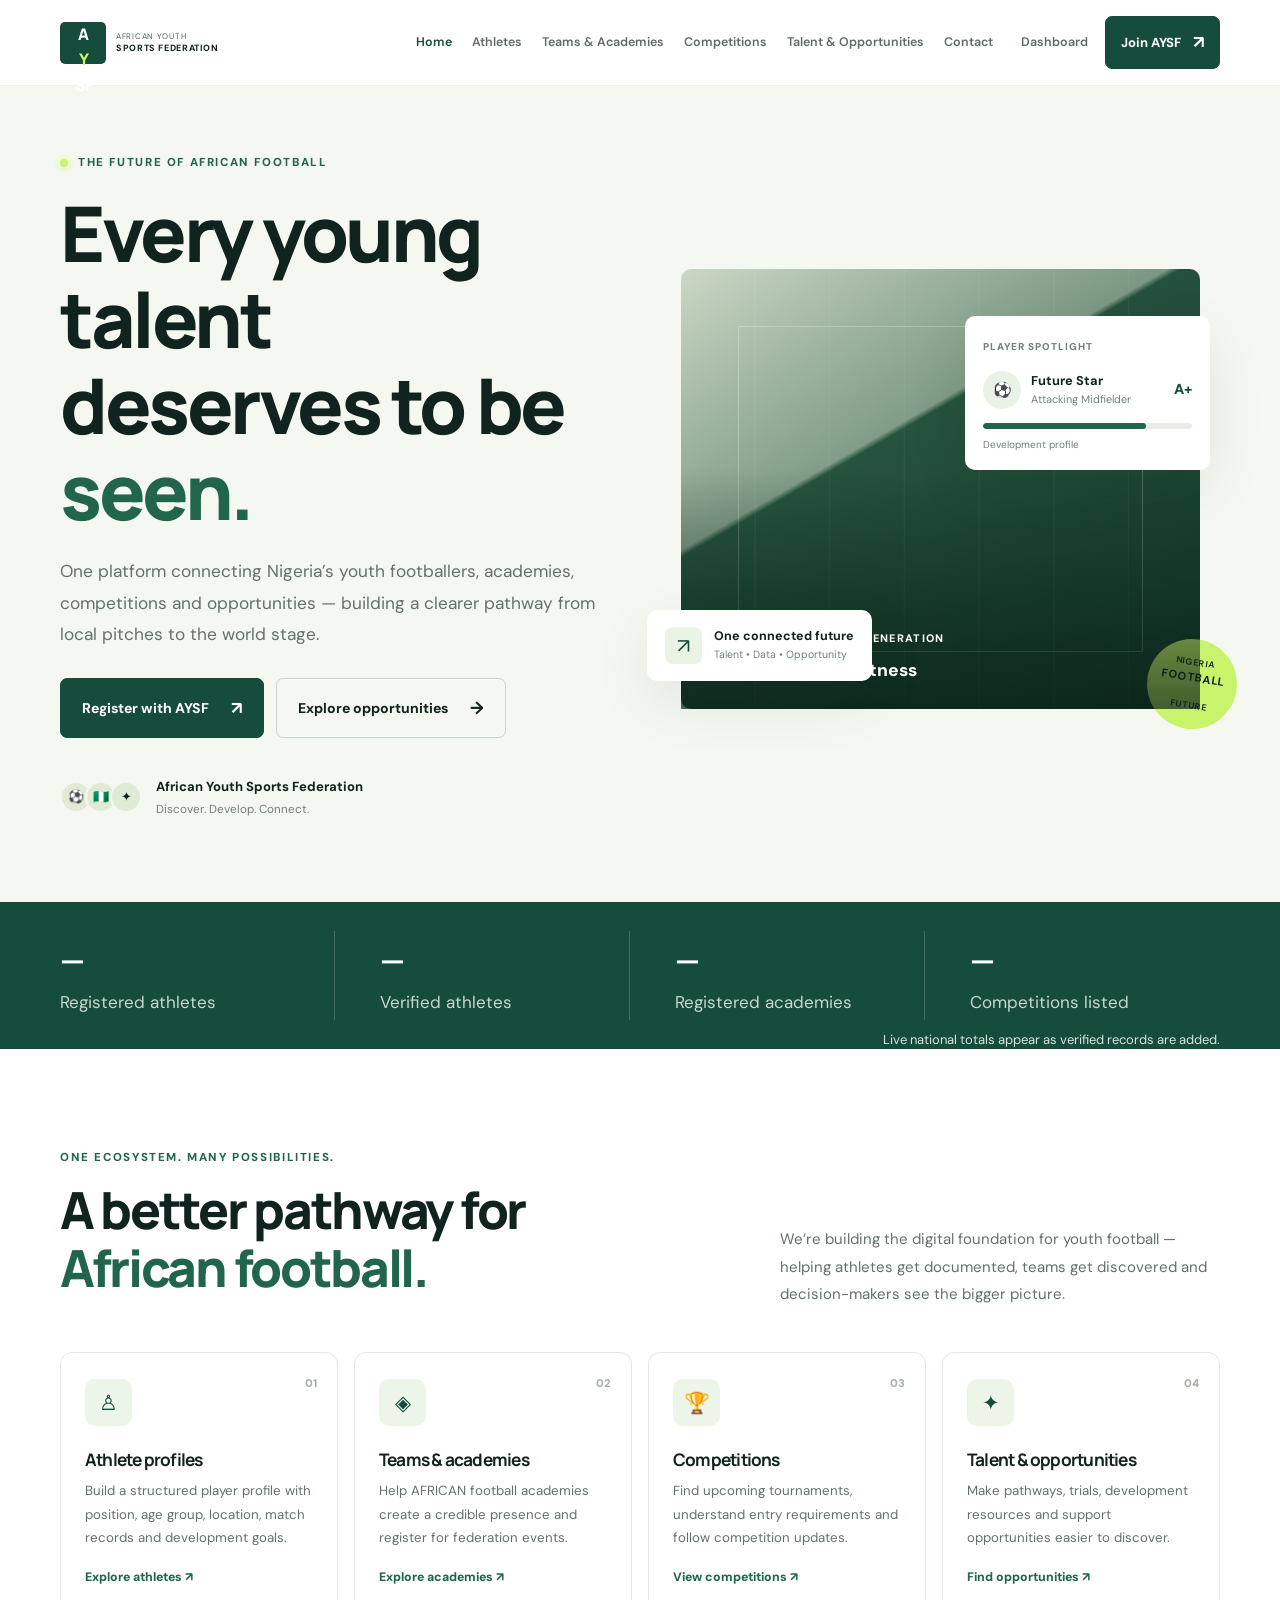
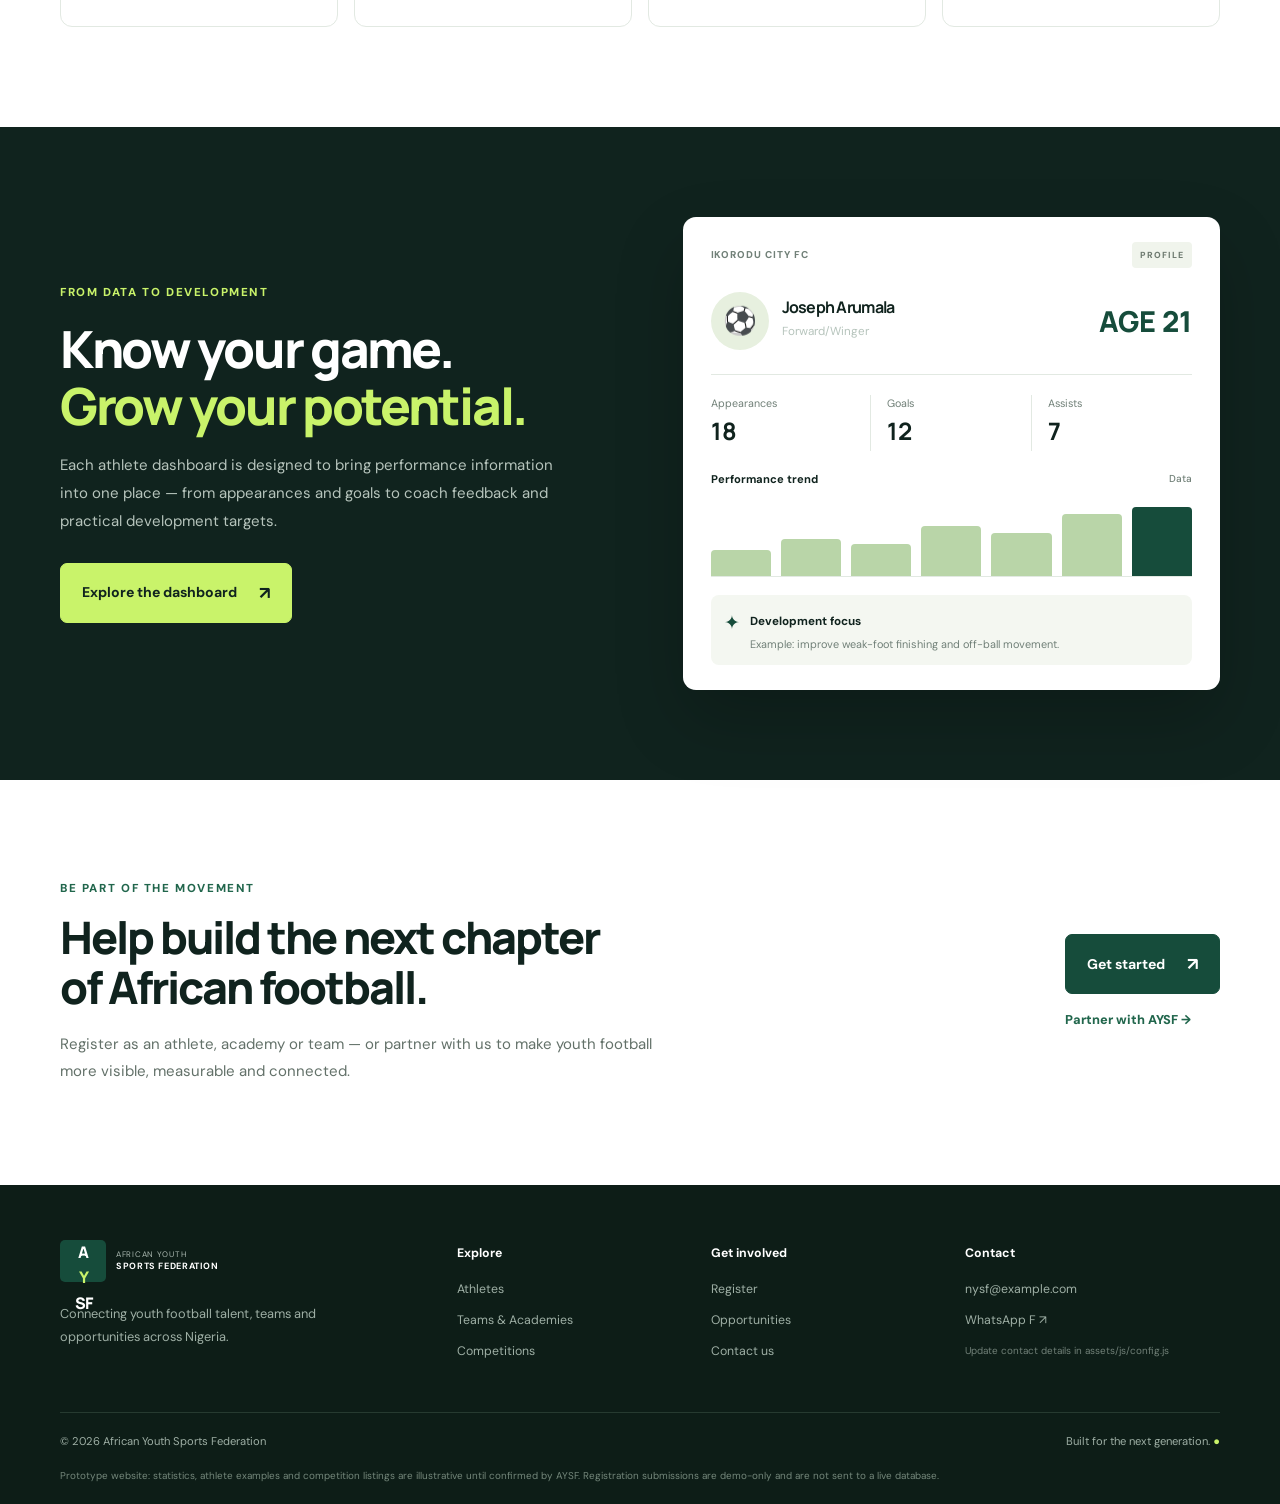
<file: index.html>
<!DOCTYPE html>
<html lang="en">
<head>
  <meta charset="UTF-8"><meta name="viewport" content="width=device-width, initial-scale=1.0">
  <meta name="description" content="AFRICAN Youth Sports Federation — connecting youth football talent, academies, competitions and opportunities across Nigeria.">
  <title>African Youth Sports Federation | Home</title><link rel="stylesheet" href="styles.css">
</head>
<body data-page="home">
<header class="site-header"><div class="container nav-wrap">
  <a class="brand" href="index.html"><span class="brand-mark">A<span>Y</span>SF</span><span class="brand-copy">AFRICAN YOUTH<br><b>SPORTS FEDERATION</b></span></a>
  <button class="menu-toggle" aria-label="Open navigation" aria-expanded="false">☰</button>
  <nav class="main-nav"><a class="active" href="index.html">Home</a><a href="athletes.html">Athletes</a><a href="teams.html">Teams & Academies</a><a href="competitions.html">Competitions</a><a href="talent.html">Talent & Opportunities</a><a href="contact.html">Contact</a></nav>
  <div class="nav-actions"><a class="login-link" href="dashboard.html">Dashboard</a><a class="btn btn-small" href="register.html">Join AYSF <span>↗</span></a></div>
</div></header>
<main>
<section class="hero">
  <div class="hero-grid container">
    <div class="hero-content">
      <div class="eyebrow">
        <span class="pulse">

        </span> THE FUTURE OF AFRICAN FOOTBALL</div>
<h1>Every young talent<br>deserves to be <em>seen.</em></h1>
<p class="hero-lead">One platform connecting Nigeria’s youth footballers, academies, competitions and opportunities — building a clearer pathway from local pitches to the world stage.</p>
<div class="hero-buttons"><a class="btn" href="register.html">Register with AYSF <span>↗</span></a><a class="btn btn-outline" href="talent.html">Explore opportunities <span>→</span></a></div>
<div class="hero-proof"><div class="avatar-stack"><span>⚽</span><span>🇳🇬</span><span>✦</span></div><div> 
  <strong>African Youth Sports Federation</strong><small>Discover. Develop. Connect.</small></div></div></div>
  <div class="hero-visual"><div class="hero-image"><div class="image-shade"></div>
  <div class="hero-image-label"><span class="live-dot"></span> BUILT FOR THE NEXT GENERATION <small>Grassroots to greatness</small></div>
  <div class="floating-card score-card"><span class="mini-label">PLAYER SPOTLIGHT</span><div class="player-mini"><div class="player-avatar">⚽</div>
  <div><strong>Future Star</strong><small>Attacking Midfielder</small></div><span class="rating">A+</span></div><div class="progress-line"><i style="width:78%"></i></div><small class="muted">Development profile</small></div><div class="floating-card stat-float"><span class="stat-icon">↗</span><div><strong>One connected future</strong><small>Talent • Data • Opportunity</small></div></div></div><div class="hero-stamp">NIGERIA<br><b>FOOTBALL</b><br>FUTURE</div></div></div></section>
<section class="stats-band"><div class="container stats-grid"><div><strong data-count="0">—</strong><span style="font-size:17px;">Registered athletes</span></div><div><strong data-count="0">—</strong><span style="font-size:17px;">Verified athletes</span></div><div><strong data-count="0">—</strong><span style="font-size:17px;">Registered academies</span></div><div><strong data-count="0">—</strong><span style="font-size:17px;">Competitions listed</span></div><p class="stats-note" style="font-size:13px;">Live national totals appear as verified records are added.</p></div></section>
<section class="section container"><div class="section-heading"><div><div class="eyebrow">ONE ECOSYSTEM. MANY POSSIBILITIES.</div><h2>A better pathway for<br><em>African football.</em></h2></div><p>We’re building the digital foundation for youth football — helping athletes get documented, teams get discovered and decision-makers see the bigger picture.</p></div>
<div class="feature-grid"><a class="feature-card" href="athletes.html"><span class="feature-number">01</span><div class="feature-icon">♙</div><h3>Athlete profiles</h3><p>Build a structured player profile with position, age group, location, match records and development goals.</p><span class="card-arrow">Explore athletes ↗</span></a><a class="feature-card" href="teams.html"><span class="feature-number">02</span><div class="feature-icon">◈</div><h3>Teams & academies</h3><p>Help AFRICAN football academies create a credible presence and register for federation events.</p><span class="card-arrow">Explore academies ↗</span></a><a class="feature-card" href="competitions.html"><span class="feature-number">03</span><div class="feature-icon">🏆</div><h3>Competitions</h3><p>Find upcoming tournaments, understand entry requirements and follow competition updates.</p><span class="card-arrow">View competitions ↗</span></a><a class="feature-card" href="talent.html"><span class="feature-number">04</span><div class="feature-icon">✦</div><h3>Talent & opportunities</h3><p>Make pathways, trials, development resources and support opportunities easier to discover.</p><span class="card-arrow">Find opportunities ↗</span></a></div></section>
<section class="dark-section"><div class="container split-section"><div><div class="eyebrow light">FROM DATA TO DEVELOPMENT</div><h2>Know your game.<br><em>Grow your potential.</em></h2><p>Each athlete dashboard is designed to bring performance information into one place — from appearances and goals to coach feedback and practical development targets.</p><a class="btn btn-lime" href="dashboard.html">Explore the dashboard <span>↗</span></a></div><div class="dashboard-preview"><div class="preview-top"><span>IKORODU CITY FC</span><span class="status-pill">PROFILE</span></div><div class="preview-player"><div class="big-avatar">⚽</div><div><h3>Joseph Arumala</h3><p>Forward/Winger</p></div><span class="grade">AGE 21</span></div><div class="preview-metrics"><div><small>Appearances</small><strong>18</strong></div><div><small>Goals</small><strong>12</strong></div><div><small>Assists</small><strong>7</strong></div></div><div class="chart-label"><span>Performance trend</span><span>Data</span></div><div class="chart-bars"><i style="height:34%"></i><i style="height:49%"></i><i style="height:42%"></i><i style="height:66%"></i><i style="height:57%"></i><i style="height:82%"></i><i style="height:92%"></i></div><div class="coach-note"><span>✦</span><div><strong>Development focus</strong><p>Example: improve weak-foot finishing and off-ball movement.</p></div></div></div></div></section>
<section class="section container cta-section"><div><div class="eyebrow">BE PART OF THE MOVEMENT</div><h2>Help build the next chapter<br>of African football.</h2><p>Register as an athlete, academy or team — or partner with us to make youth football more visible, measurable and connected.</p></div><div class="cta-actions"><a class="btn" href="register.html">Get started <span>↗</span></a><a class="text-link" href="contact.html">Partner with AYSF →</a></div></section>
</main>
<footer class="site-footer"><div class="container footer-main"><div><a class="brand brand-footer" href="index.html"><span class="brand-mark">A<span>Y</span>SF</span><span class="brand-copy">AFRICAN YOUTH<br><b>SPORTS FEDERATION</b></span></a><p>Connecting youth football talent, teams and opportunities across Nigeria.</p></div><div><h4>Explore</h4><a href="athletes.html">Athletes</a><a href="teams.html">Teams & Academies</a><a href="competitions.html">Competitions</a></div><div><h4>Get involved</h4><a href="register.html">Register</a><a href="talent.html">Opportunities</a><a href="contact.html">Contact us</a></div><div><h4>Contact</h4><a href="mailto:aysf@example.com" data-email-link>aysf@example.com</a><a href="#" data-whatsapp-link>WhatsApp F ↗</a><small class="muted">Update contact details in assets/js/config.js</small></div></div><div class="container footer-bottom"><span>© <span data-year></span> African Youth Sports Federation</span><span>Built for the next generation. <span class="lime-dot">●</span></span></div><p class="container disclaimer">Prototype website: statistics, athlete examples and competition listings are illustrative until confirmed by AYSF. Registration submissions are demo-only and are not sent to a live database.</p></footer>
<script src="config.js"></script><script src="app.js"></script></body></html>
</file>
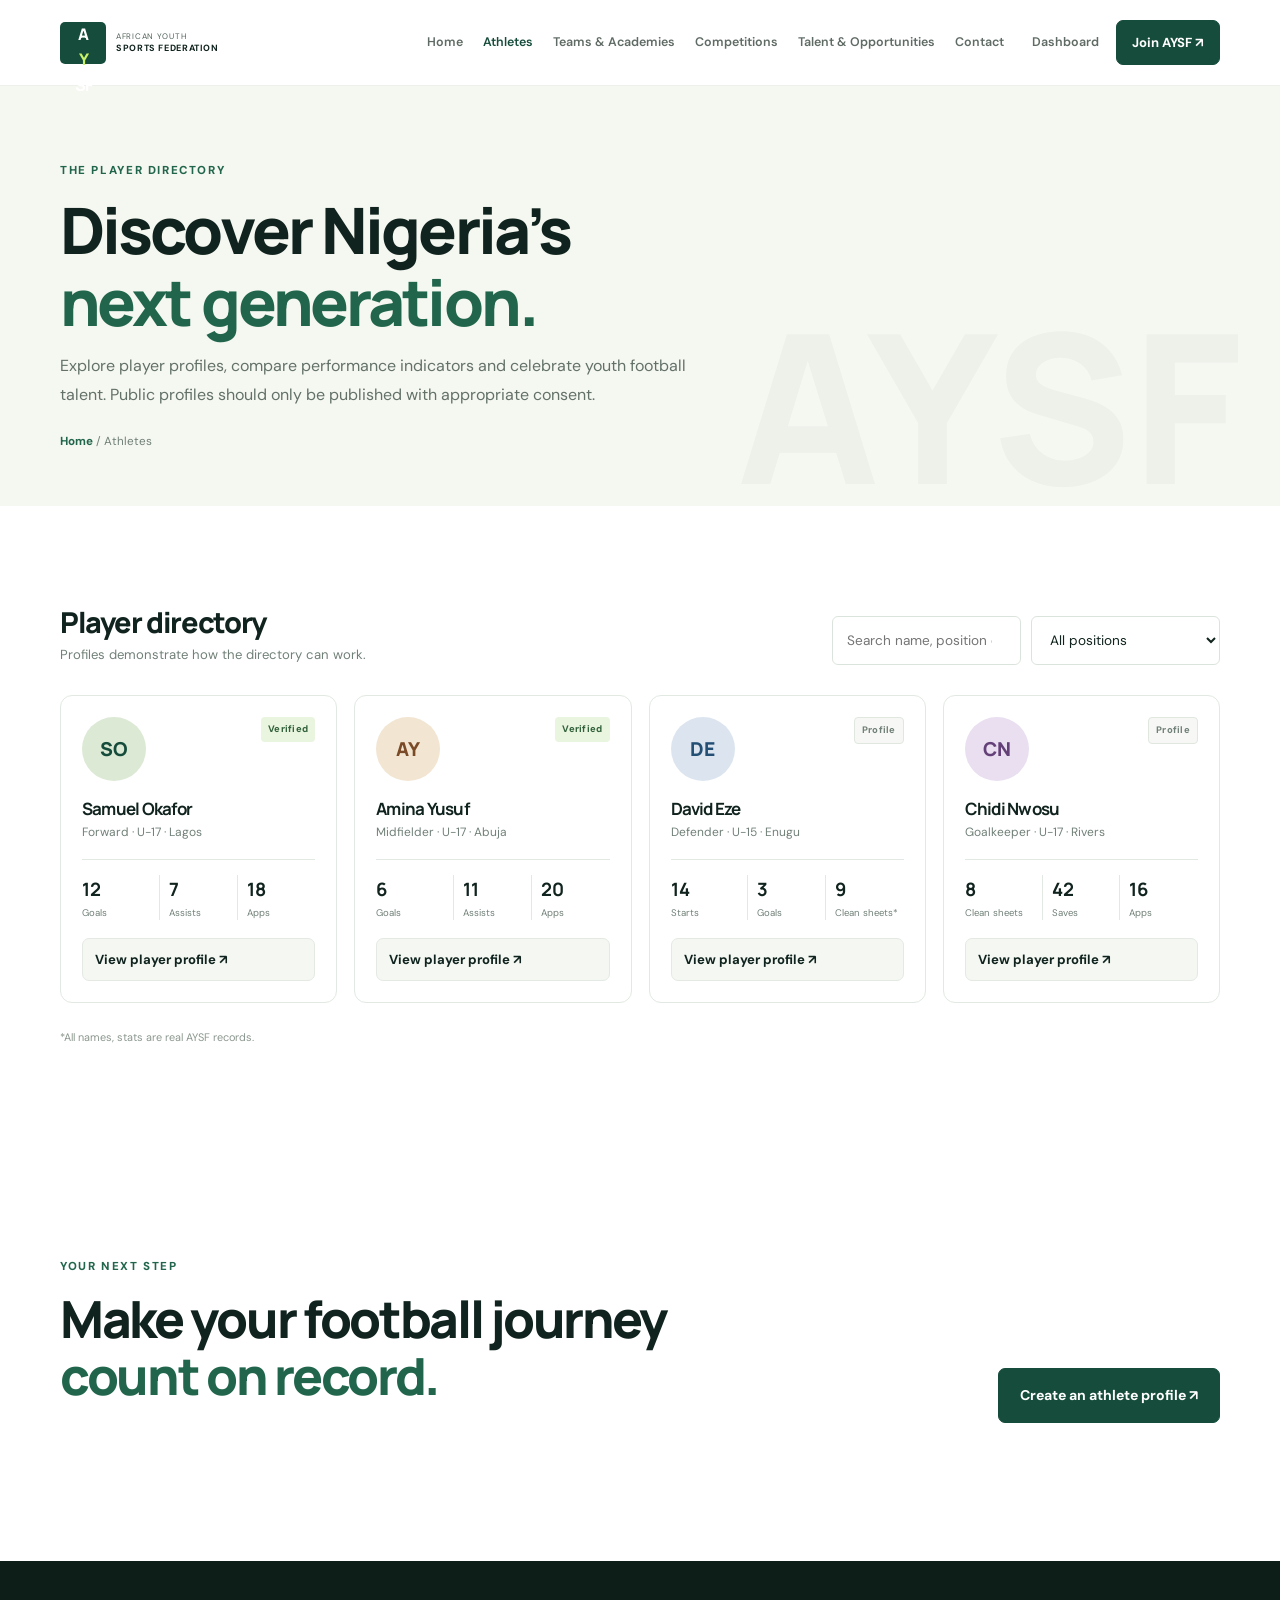
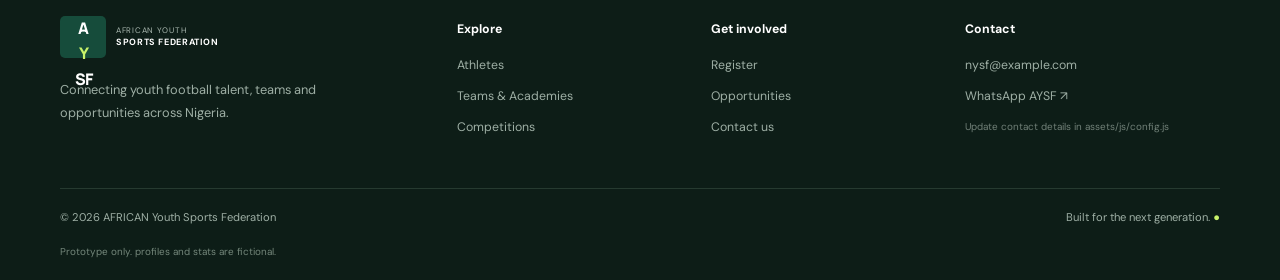
<file: athletes.html>
<!DOCTYPE html><html lang="en"><head><meta charset="UTF-8"><meta name="viewport" content="width=device-width, initial-scale=1.0"><title>Athletes | AYSF</title><link rel="stylesheet" href="styles.css"></head><body data-page="athletes">
<header class="site-header"><div class="container nav-wrap"><a class="brand" href="index.html"><span class="brand-mark">A<span>Y</span>SF</span><span class="brand-copy">AFRICAN YOUTH<br><b>SPORTS FEDERATION</b></span></a><button class="menu-toggle" aria-label="Open navigation" aria-expanded="false">☰</button><nav class="main-nav"><a href="index.html">Home</a><a class="active" href="athletes.html">Athletes</a><a href="teams.html">Teams & Academies</a><a href="competitions.html">Competitions</a><a href="talent.html">Talent & Opportunities</a><a href="contact.html">Contact</a></nav><div class="nav-actions"><a class="login-link" href="dashboard.html">Dashboard</a><a class="btn btn-small" href="register.html">Join AYSF ↗</a></div></div></header>
<main><section class="page-hero"><div class="container"><div class="eyebrow">THE PLAYER DIRECTORY</div><h1>Discover Nigeria’s<br><em>next generation.</em></h1><p>Explore player profiles, compare performance indicators and celebrate youth football talent. Public profiles should only be published with appropriate consent.</p><div class="breadcrumb"><a href="index.html">Home</a> / Athletes</div></div></section>
<section class="section container"><div class="toolbar"><div><h2>Player directory</h2><p class="muted">Profiles demonstrate how the directory can work.</p></div><div class="filter-controls"><input id="athleteSearch" type="search" placeholder="Search name, position or state…" aria-label="Search athletes"><select id="positionFilter" aria-label="Filter by position"><option value="">All positions</option><option>Forward</option><option>Midfielder</option><option>Defender</option><option>Goalkeeper</option></select></div></div><div class="athlete-grid" id="athleteGrid">
<article class="athlete-card" data-name="Samuel Okafor" data-position="Forward" data-state="Lagos"><div class="athlete-top"><div class="athlete-photo">SO</div><span class="tag tag-green">Verified</span></div><h3>Samuel Okafor</h3><p class="muted">Forward · U-17 · Lagos</p><div class="mini-stats"><div><strong>12</strong><small>Goals</small></div><div><strong>7</strong><small>Assists</small></div><div><strong>18</strong><small>Apps</small></div></div><button class="btn btn-card athlete-detail" data-athlete="Samuel Okafor">View player profile ↗</button></article>
<article class="athlete-card" data-name="Amina Yusuf" data-position="Midfielder" data-state="Abuja"><div class="athlete-top"><div class="athlete-photo photo-two">AY</div><span class="tag tag-green">Verified</span></div><h3>Amina Yusuf</h3><p class="muted">Midfielder · U-17 · Abuja</p><div class="mini-stats"><div><strong>6</strong><small>Goals</small></div><div><strong>11</strong><small>Assists</small></div><div><strong>20</strong><small>Apps</small></div></div><button class="btn btn-card athlete-detail" data-athlete="Amina Yusuf">View player profile ↗</button></article>
<article class="athlete-card" data-name="David Eze" data-position="Defender" data-state="Enugu"><div class="athlete-top"><div class="athlete-photo photo-three">DE</div><span class="tag tag-outline">Profile</span></div><h3>David Eze</h3><p class="muted">Defender · U-15 · Enugu</p><div class="mini-stats"><div><strong>14</strong><small>Starts</small></div><div><strong>3</strong><small>Goals</small></div><div><strong>9</strong><small>Clean sheets*</small></div></div><button class="btn btn-card athlete-detail" data-athlete="David Eze">View player profile ↗</button></article>
<article class="athlete-card" data-name="Chidi Nwosu" data-position="Goalkeeper" data-state="Rivers"><div class="athlete-top"><div class="athlete-photo photo-four">CN</div><span class="tag tag-outline">Profile</span></div><h3>Chidi Nwosu</h3><p class="muted">Goalkeeper · U-17 · Rivers</p><div class="mini-stats"><div><strong>8</strong><small>Clean sheets</small></div><div><strong>42</strong><small>Saves</small></div><div><strong>16</strong><small>Apps</small></div></div><button class="btn btn-card athlete-detail" data-athlete="Chidi Nwosu">View player profile ↗</button></article></div><div class="empty-state hidden" id="athleteEmpty">No profiles match that search. Try another name or position.</div><p class="footnote">*All names, stats are real AYSF records.</p></section>
<section class="section section-soft"><div class="container section-heading"><div><div class="eyebrow">YOUR NEXT STEP</div><h2>Make your football journey<br><em>count on record.</em></h2></div><a class="btn" href="register.html">Create an athlete profile ↗</a></div></section></main>
<div class="modal-backdrop hidden" id="athleteModal" role="dialog" aria-modal="true" aria-labelledby="modalTitle"><div class="modal"><button class="modal-close" aria-label="Close">×</button><div class="eyebrow">PLAYER PROFILE</div><h2 id="modalTitle">Athlete profile</h2><p id="modalSubtitle" class="muted"></p><div class="modal-stats"><div><small>Season rating</small><strong>8.1/10</strong></div><div><small>Match appearances</small><strong>18</strong></div><div><small>Development status</small><strong>In progress</strong></div></div><h3>Development insights</h3><ul><li>Review match footage and set two measurable goals each month.</li><li>Track technical, tactical, physical and teamwork indicators consistently.</li><li>Ask a qualified coach to validate all performance feedback.</li></ul><p class="footnote">This profile is active. As player data requires verified records, consent and appropriate access controls.</p></div></div>
<footer class="site-footer"><div class="container footer-main"><div><a class="brand brand-footer" href="index.html"><span class="brand-mark">A<span>Y</span>SF</span><span class="brand-copy">AFRICAN YOUTH<br><b>SPORTS FEDERATION</b></span></a><p>Connecting youth football talent, teams and opportunities across Nigeria.</p></div><div><h4>Explore</h4><a href="athletes.html">Athletes</a><a href="teams.html">Teams & Academies</a><a href="competitions.html">Competitions</a></div><div><h4>Get involved</h4><a href="register.html">Register</a><a href="talent.html">Opportunities</a><a href="contact.html">Contact us</a></div><div><h4>Contact</h4><a href="mailto:f@example.com" data-email-link>f@example.com</a><a href="#" data-whatsapp-link>WhatsApp AYSF ↗</a><small class="muted">Update contact details in assets/js/config.js</small></div></div><div class="container footer-bottom"><span>© <span data-year></span> AFRICAN Youth Sports Federation</span><span>Built for the next generation. <span class="lime-dot">●</span></span></div><p class="container disclaimer">Prototype only.  profiles and stats are fictional.</p></footer><script src="config.js"></script><script src="app.js"></script></body></html>
</file>
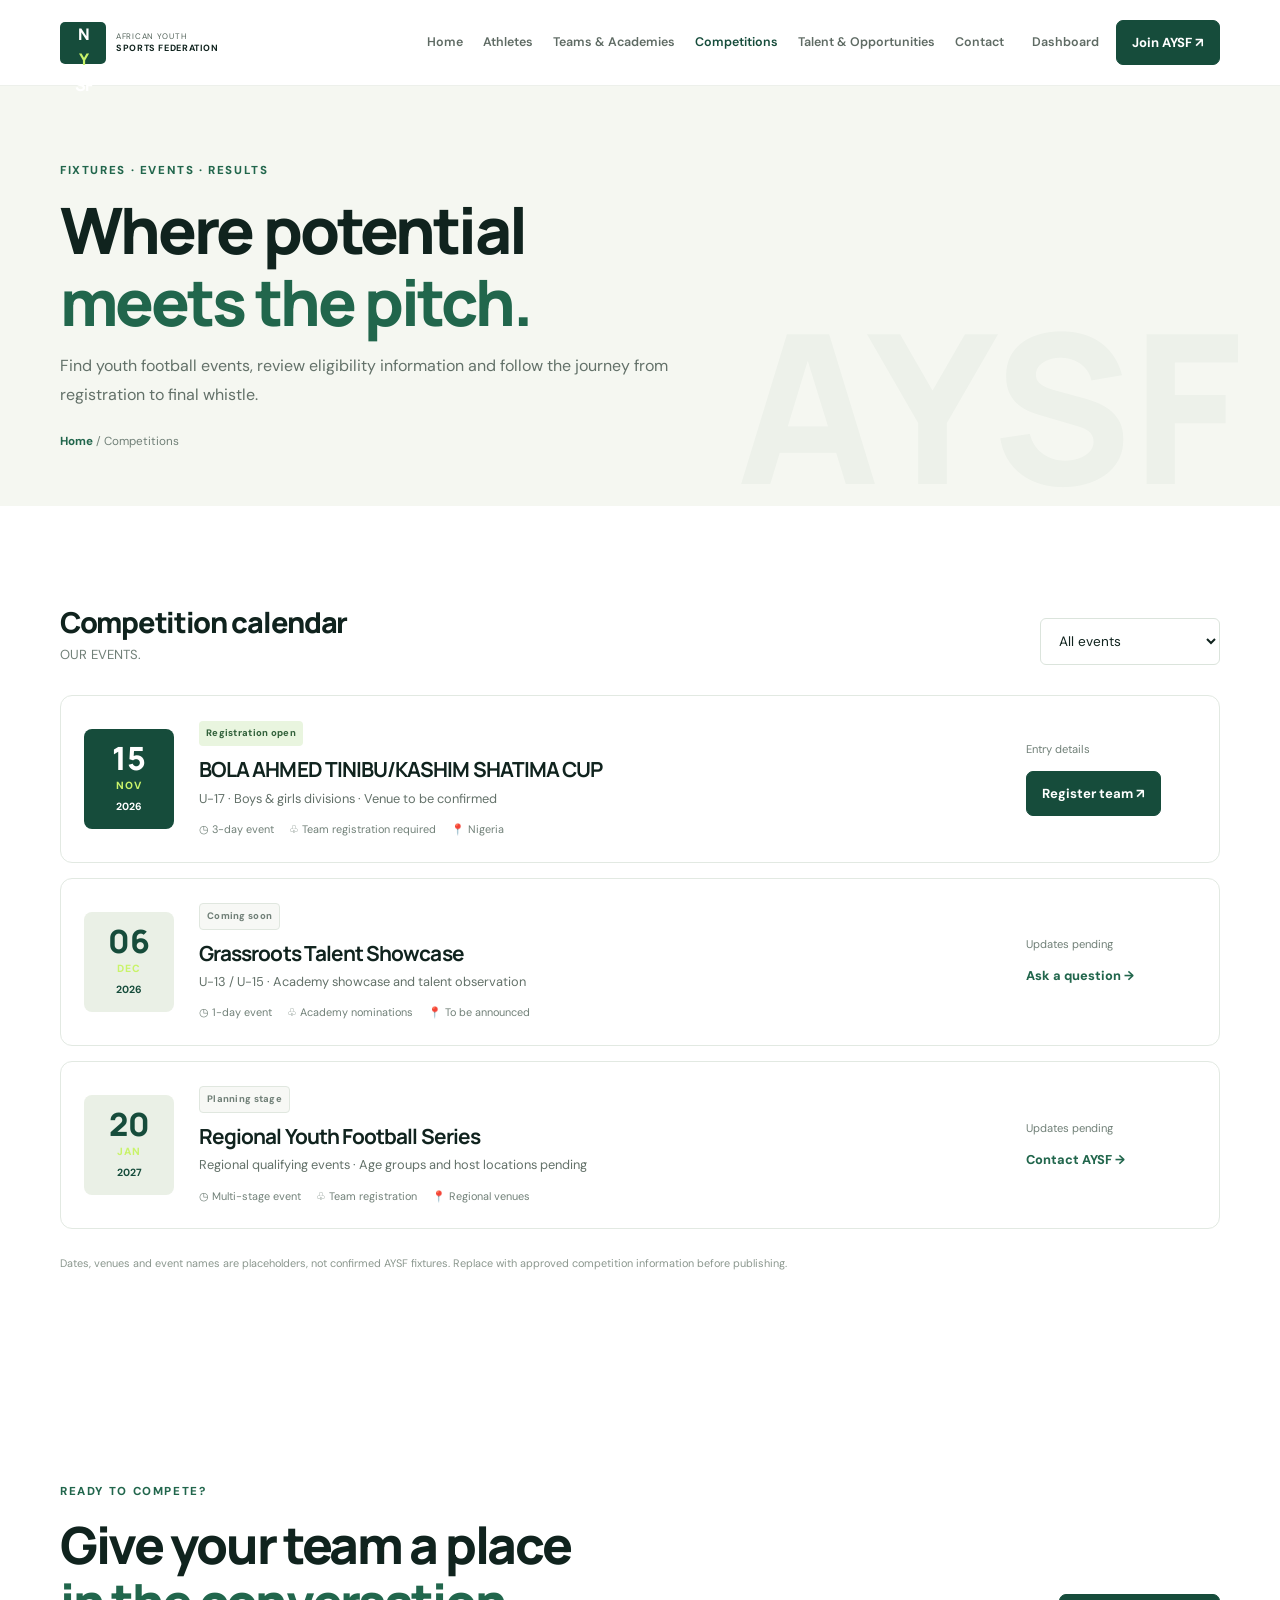
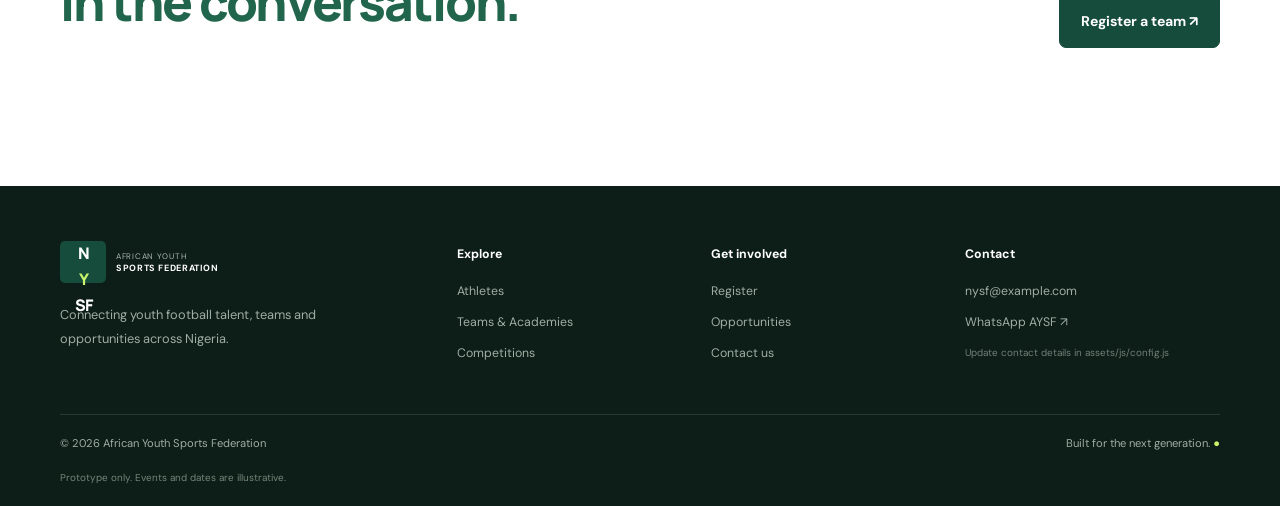
<file: competitions.html>
<!DOCTYPE html><html lang="en"><head><meta charset="UTF-8"><meta name="viewport" content="width=device-width, initial-scale=1.0"><title>Competitions | AYSF</title><link rel="stylesheet" href="styles.css"></head><body data-page="competitions">
<header class="site-header"><div class="container nav-wrap"><a class="brand" href="index.html"><span class="brand-mark">N<span>Y</span>SF</span><span class="brand-copy">AFRICAN YOUTH<br><b>SPORTS FEDERATION</b></span></a><button class="menu-toggle" aria-label="Open navigation" aria-expanded="false">☰</button><nav class="main-nav"><a href="index.html">Home</a><a href="athletes.html">Athletes</a><a href="teams.html">Teams & Academies</a><a class="active" href="competitions.html">Competitions</a><a href="talent.html">Talent & Opportunities</a><a href="contact.html">Contact</a></nav><div class="nav-actions"><a class="login-link" href="dashboard.html">Dashboard</a><a class="btn btn-small" href="register.html">Join AYSF ↗</a></div></div></header>
<main><section class="page-hero"><div class="container"><div class="eyebrow">FIXTURES · EVENTS · RESULTS</div><h1>Where potential<br><em>meets the pitch.</em></h1><p>Find youth football events, review eligibility information and follow the journey from registration to final whistle.</p><div class="breadcrumb"><a href="index.html">Home</a> / Competitions</div></div></section><section class="section container"><div class="toolbar"><div><h2>Competition calendar</h2><p class="muted">OUR EVENTS.</p></div><div class="filter-controls"><select id="competitionFilter" aria-label="Filter competitions"><option value="">All events</option><option value="Open">Registration open</option><option value="Upcoming">Coming soon</option></select></div></div><div class="competition-list" id="competitionList">
<article class="competition-card" data-status="Open"><div class="date-block"><span>15</span><small>NOV</small><b>2026</b></div><div class="competition-info"><span class="tag tag-green">Registration open</span><h3>BOLA AHMED TINIBU/KASHIM SHATIMA CUP</h3><p>U-17 · Boys & girls divisions · Venue to be confirmed</p><div class="event-meta"><span>◷ 3-day event</span><span>♧ Team registration required</span><span>📍 Nigeria</span></div></div><div class="competition-action"><span class="muted">Entry details</span><a class="btn btn-small" href="register.html?type=team">Register team ↗</a></div></article>
<article class="competition-card" data-status="Upcoming"><div class="date-block date-muted"><span>06</span><small>DEC</small><b>2026</b></div><div class="competition-info"><span class="tag tag-outline">Coming soon</span><h3>Grassroots Talent Showcase</h3><p>U-13 / U-15 · Academy showcase and talent observation</p><div class="event-meta"><span>◷ 1-day event</span><span>♧ Academy nominations</span><span>📍 To be announced</span></div></div><div class="competition-action"><span class="muted">Updates pending</span><a class="text-link" href="contact.html">Ask a question →</a></div></article>
<article class="competition-card" data-status="Upcoming"><div class="date-block date-muted"><span>20</span><small>JAN</small><b>2027</b></div><div class="competition-info"><span class="tag tag-outline">Planning stage</span><h3>Regional Youth Football Series</h3><p>Regional qualifying events · Age groups and host locations pending</p><div class="event-meta"><span>◷ Multi-stage event</span><span>♧ Team registration</span><span>📍 Regional venues</span></div></div><div class="competition-action"><span class="muted">Updates pending</span><a class="text-link" href="contact.html">Contact AYSF →</a></div></article></div><div class="empty-state hidden" id="competitionEmpty">No events in this category.</div><p class="footnote">Dates, venues and event names are placeholders, not confirmed AYSF fixtures. Replace with approved competition information before publishing.</p></section><section class="section section-soft"><div class="container section-heading"><div><div class="eyebrow">READY TO COMPETE?</div><h2>Give your team a place<br><em>in the conversation.</em></h2></div><a class="btn" href="register.html?type=team">Register a team ↗</a></div></section></main>
<footer class="site-footer"><div class="container footer-main"><div><a class="brand brand-footer" href="index.html"><span class="brand-mark">N<span>Y</span>SF</span><span class="brand-copy">AFRICAN YOUTH<br><b>SPORTS FEDERATION</b></span></a><p>Connecting youth football talent, teams and opportunities across Nigeria.</p></div><div><h4>Explore</h4><a href="athletes.html">Athletes</a><a href="teams.html">Teams & Academies</a><a href="competitions.html">Competitions</a></div><div><h4>Get involved</h4><a href="register.html">Register</a><a href="talent.html">Opportunities</a><a href="contact.html">Contact us</a></div><div><h4>Contact</h4><a href="mailto:aysf@example.com" data-email-link>aysf@example.com</a><a href="#" data-whatsapp-link>WhatsApp AYSF ↗</a><small class="muted">Update contact details in assets/js/config.js</small></div></div><div class="container footer-bottom"><span>© <span data-year></span> African Youth Sports Federation</span><span>Built for the next generation. <span class="lime-dot">●</span></span></div><p class="container disclaimer">Prototype only. Events and dates are illustrative.</p></footer><script src="config.js"></script><script src="app.js"></script></body></html>
</file>
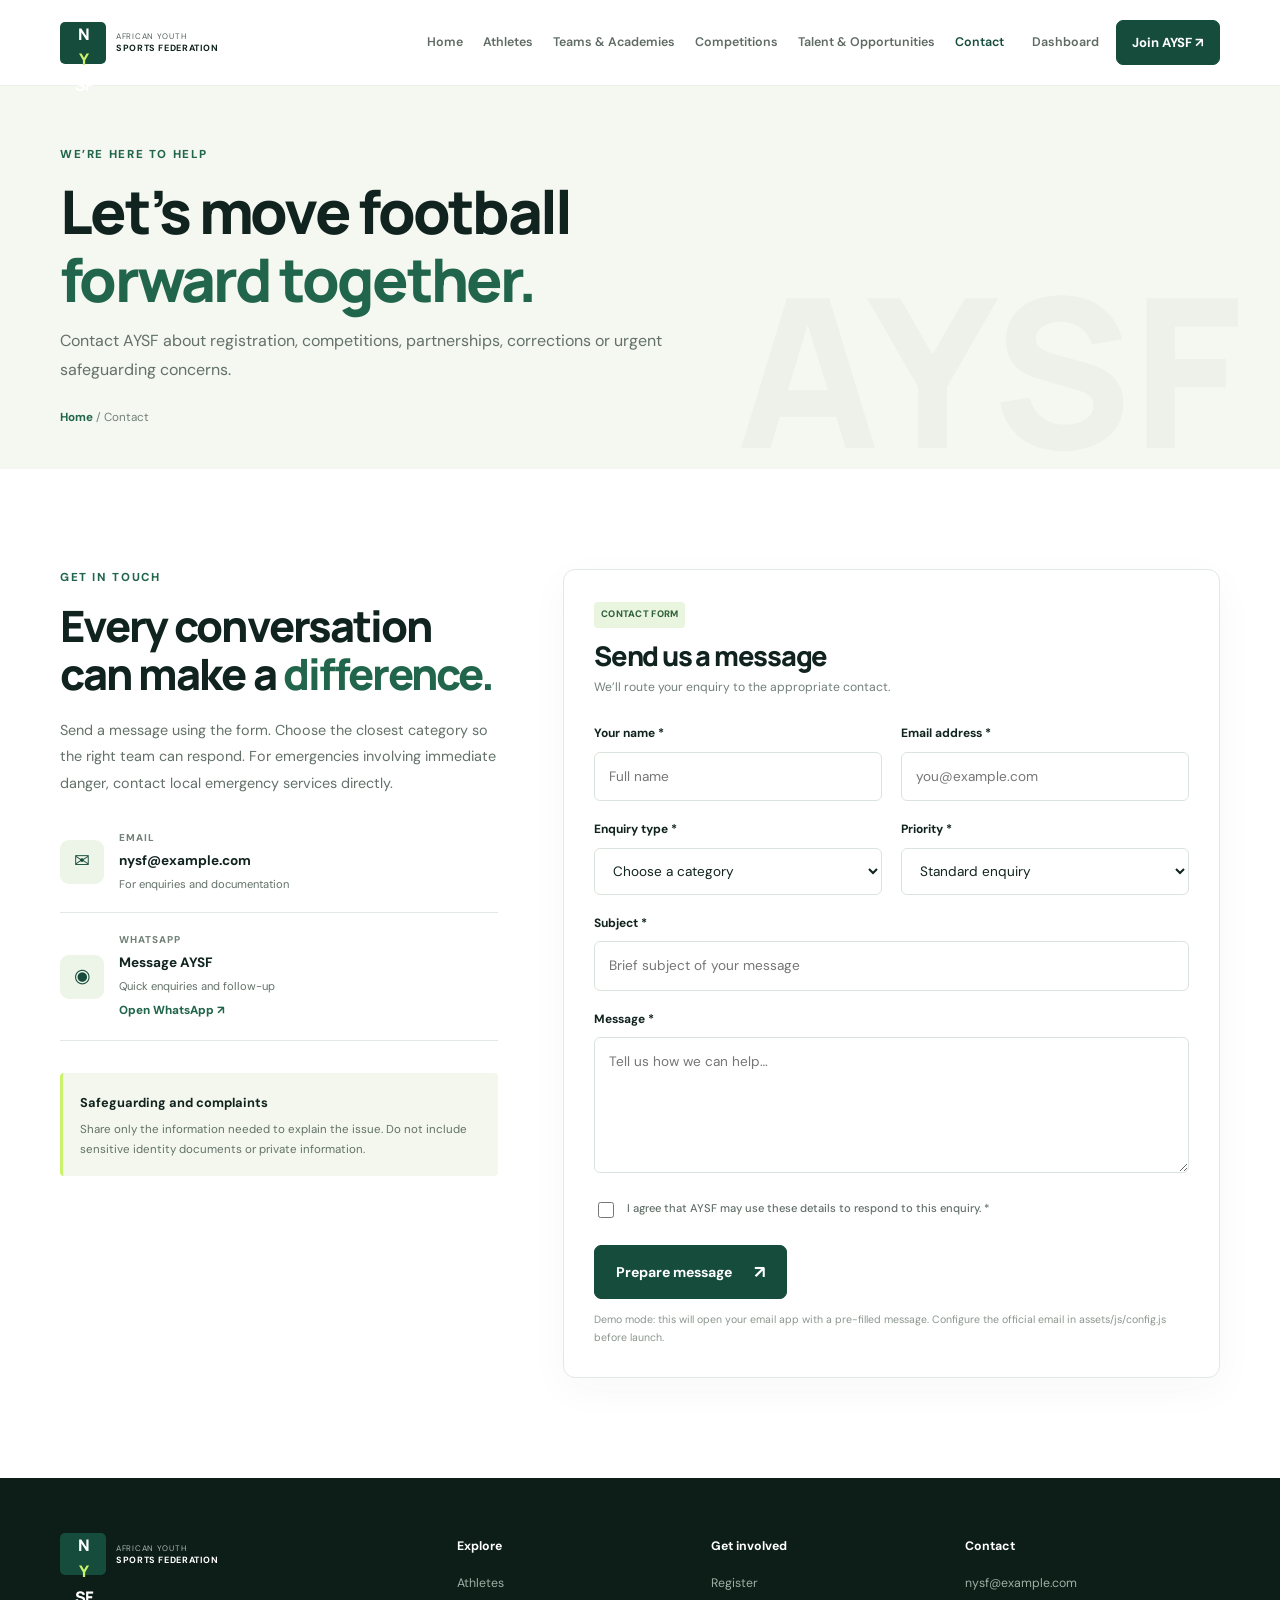
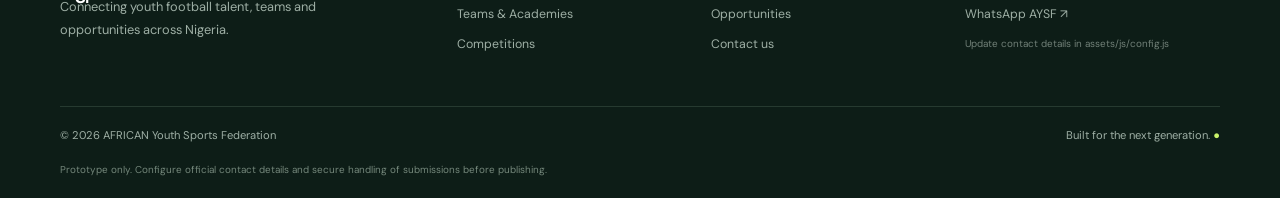
<file: contact.html>
<!DOCTYPE html><html lang="en"><head><meta charset="UTF-8"><meta name="viewport" content="width=device-width, initial-scale=1.0"><title>Contact AYSF | AFRICAN Youth Sports Federation</title><link rel="stylesheet" href="styles.css"></head><body data-page="contact">
<header class="site-header"><div class="container nav-wrap"><a class="brand" href="index.html"><span class="brand-mark">N<span>Y</span>SF</span><span class="brand-copy">AFRICAN YOUTH<br><b>SPORTS FEDERATION</b></span></a><button class="menu-toggle" aria-label="Open navigation" aria-expanded="false">☰</button><nav class="main-nav"><a href="index.html">Home</a><a href="athletes.html">Athletes</a><a href="teams.html">Teams & Academies</a><a href="competitions.html">Competitions</a><a href="talent.html">Talent & Opportunities</a><a class="active" href="contact.html">Contact</a></nav><div class="nav-actions"><a class="login-link" href="dashboard.html">Dashboard</a><a class="btn btn-small" href="register.html">Join AYSF ↗</a></div></div></header>
<main><section class="page-hero compact"><div class="container"><div class="eyebrow">WE’RE HERE TO HELP</div><h1>Let’s move football<br><em>forward together.</em></h1><p>Contact AYSF about registration, competitions, partnerships, corrections or urgent safeguarding concerns.</p><div class="breadcrumb"><a href="index.html">Home</a> / Contact</div></div></section><section class="section container contact-layout"><div class="contact-intro"><div class="eyebrow">GET IN TOUCH</div><h2>Every conversation<br>can make a <em>difference.</em></h2><p>Send a message using the form. Choose the closest category so the right team can respond. For emergencies involving immediate danger, contact local emergency services directly.</p><div class="contact-method"><div class="contact-method-icon">✉</div><div><small>EMAIL</small><strong data-email-text>AYSF contact email</strong><p>For enquiries and documentation</p></div></div><div class="contact-method"><div class="contact-method-icon">◉</div><div><small>WHATSAPP</small><strong>Message AYSF</strong><p>Quick enquiries and follow-up</p><a data-whatsapp-link href="08063187992">Open WhatsApp ↗</a></div></div><div class="notice-box"><strong>Safeguarding and complaints</strong><p>Share only the information needed to explain the issue. Do not include sensitive identity documents or private information.</p></div></div><div class="form-panel"><div class="form-panel-heading"><div><span class="tag tag-green">CONTACT FORM</span><h2>Send us a message</h2><p class="muted">We’ll route your enquiry to the appropriate contact.</p></div></div><form id="contactForm" class="form-grid"><div class="field"><label for="contactName">Your name *</label><input id="contactName" required placeholder="Full name"></div><div class="field"><label for="contactEmail">Email address *</label><input id="contactEmail" type="email" required placeholder="you@example.com"></div><div class="field"><label for="contactCategory">Enquiry type *</label><select id="contactCategory" required><option value="">Choose a category</option><option>Registration support</option><option>Competition enquiry</option><option>Team / academy verification</option><option>Partnership / international support</option><option>Complaint</option><option>Safeguarding concern</option><option>Other</option></select></div><div class="field"><label for="urgency">Priority *</label><select id="urgency" required><option>Standard enquiry</option><option>Urgent — please contact me soon</option></select></div><div class="field full"><label for="contactSubject">Subject *</label><input id="contactSubject" required placeholder="Brief subject of your message"></div><div class="field full"><label for="contactMessage">Message *</label><textarea id="contactMessage" rows="5" required placeholder="Tell us how we can help…"></textarea></div><div class="field full checkbox-field"><input type="checkbox" id="contactConsent" required><label for="contactConsent">I agree that AYSF may use these details to respond to this enquiry. *</label></div><div class="field full"><button class="btn" type="submit">Prepare message <span>↗</span></button><p class="form-note">Demo mode: this will open your email app with a pre-filled message. Configure the official email in assets/js/config.js before launch.</p><div id="contactMessageStatus" class="form-message hidden" role="status"></div></div></form></div></section></main>
<footer class="site-footer"><div class="container footer-main"><div><a class="brand brand-footer" href="index.html"><span class="brand-mark">N<span>Y</span>SF</span><span class="brand-copy">AFRICAN YOUTH<br><b>SPORTS FEDERATION</b></span></a><p>Connecting youth football talent, teams and opportunities across Nigeria.</p></div><div><h4>Explore</h4><a href="athletes.html">Athletes</a><a href="teams.html">Teams & Academies</a><a href="competitions.html">Competitions</a></div><div><h4>Get involved</h4><a href="register.html">Register</a><a href="talent.html">Opportunities</a><a href="contact.html">Contact us</a></div><div><h4>Contact</h4><a href="mailto:aysf@example.com" data-email-link>aysf@example.com</a><a href="#" data-whatsapp-link>WhatsApp AYSF ↗</a><small class="muted">Update contact details in assets/js/config.js</small></div></div><div class="container footer-bottom"><span>© <span data-year></span> AFRICAN Youth Sports Federation</span><span>Built for the next generation. <span class="lime-dot">●</span></span></div><p class="container disclaimer">Prototype only. Configure official contact details and secure handling of submissions before publishing.</p></footer><script src="config.js"></script><script src="app.js"></script></body></html>
</file>
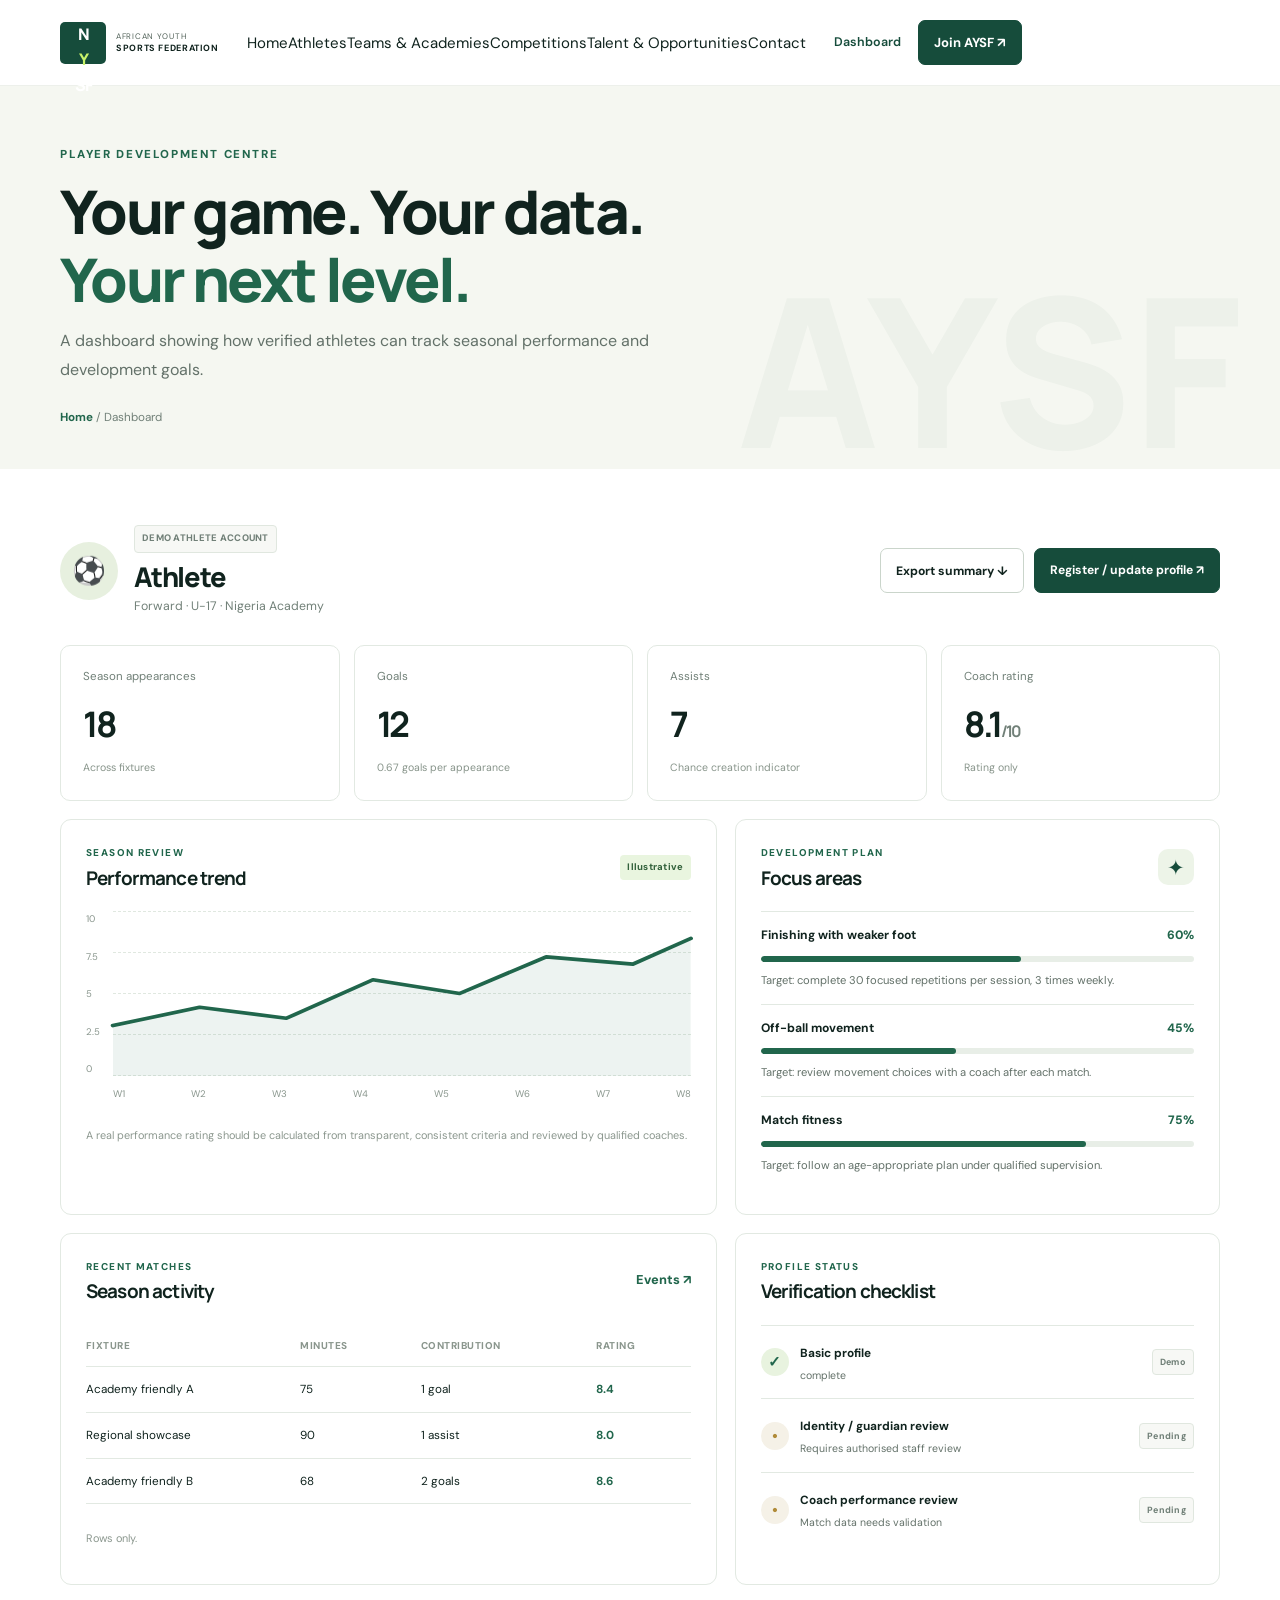
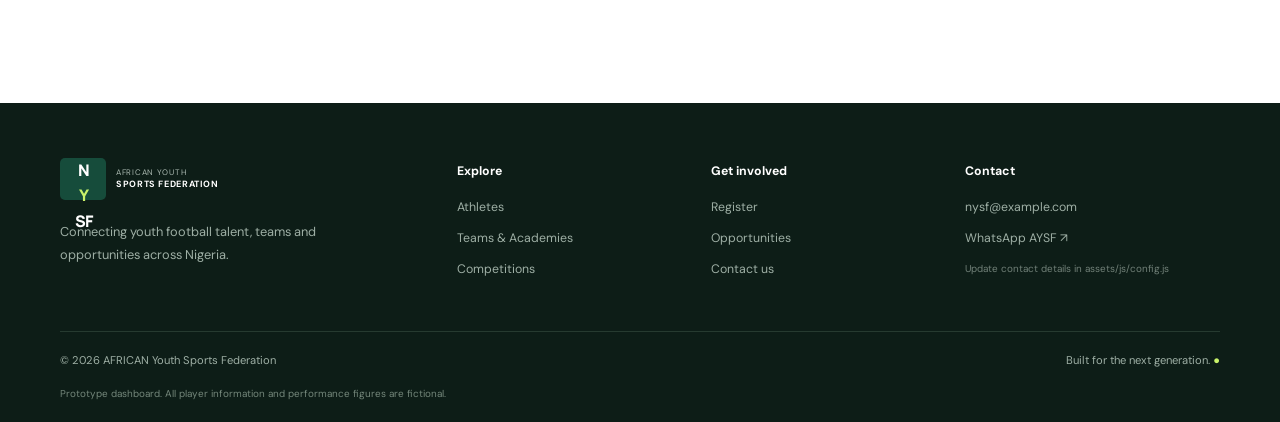
<file: dashboard.html>
<!DOCTYPE html><html lang="en"><head><meta charset="UTF-8"><meta name="viewport" content="width=device-width, initial-scale=1.0"><title>Athlete Dashboard | AYSF</title><link rel="stylesheet" href="styles.css"></head><body data-page="dashboard">
<header class="site-header"><div class="container nav-wrap"><a class="brand" href="index.html"><span class="brand-mark">N<span>Y</span>SF</span><span class="brand-copy">AFRICAN YOUTH<br><b>SPORTS FEDERATION</b></span></a><button class="menu-toggle" aria-label="Open navigation" aria-expanded="false">☰</button><nav class="main-aav"><a href="index.html">Home</a><a href="athletes.html">Athletes</a><a href="teams.html">Teams & Academies</a><a href="competitions.html">Competitions</a><a href="talent.html">Talent & Opportunities</a><a href="contact.html">Contact</a></nav><div class="nav-actions"><a class="login-link active-login" href="dashboard.html">Dashboard</a><a class="btn btn-small" href="register.html">Join AYSF ↗</a></div></div></header>
<main><section class="page-hero compact"><div class="container"><div class="eyebrow">PLAYER DEVELOPMENT CENTRE</div><h1>Your game. Your data.<br><em>Your next level.</em></h1><p>A dashboard showing how verified athletes can track seasonal performance and development goals.</p><div class="breadcrumb"><a href="index.html">Home</a> / Dashboard</div></div></section><section class="section container dashboard-page"><div class="dashboard-welcome"><div class="player-profile-head"><div class="big-avatar">⚽</div><div><span class="tag tag-outline">DEMO ATHLETE ACCOUNT</span><h2>Athlete</h2><p class="muted">Forward · U-17 · Nigeria Academy</p></div></div><div class="dashboard-actions"><button class="btn btn-outline" id="exportDashboard">Export  summary ↓</button><a class="btn" href="register.html">Register / update profile ↗</a></div></div><div class="metric-grid"><div class="metric-card"><span>Season appearances</span><strong>18</strong><small>Across fixtures</small></div><div class="metric-card"><span>Goals</span><strong>12</strong><small>0.67 goals per appearance</small></div><div class="metric-card"><span>Assists</span><strong>7</strong><small>Chance creation indicator</small></div><div class="metric-card"><span>Coach rating</span><strong>8.1<span>/10</span></strong><small>Rating only</small></div></div><div class="dashboard-columns"><div class="panel"><div class="panel-heading"><div><span class="eyebrow">SEASON REVIEW</span><h3>Performance trend</h3></div><span class="tag tag-green">Illustrative</span></div><div class="performance-chart"><div class="y-axis"><span>10</span><span>7.5</span><span>5</span><span>2.5</span><span>0</span></div><div class="chart-area"><div class="chart-gridlines"><i></i><i></i><i></i><i></i><i></i></div><div class="line-chart"><svg viewBox="0 0 500 180" preserveAspectRatio="none" role="img" aria-label="Illustrative performance trend chart"><polyline points="0,125 75,105 150,117 225,75 300,90 375,50 450,58 500,30" fill="none" stroke="currentColor" stroke-width="4" stroke-linecap="round" stroke-linejoin="round"/><polygon points="0,125 75,105 150,117 225,75 300,90 375,50 450,58 500,30 500,180 0,180" fill="currentColor" opacity=".08"/></svg></div><div class="chart-months"><span>W1</span><span>W2</span><span>W3</span><span>W4</span><span>W5</span><span>W6</span><span>W7</span><span>W8</span></div></div></div><p class="footnote">A real performance rating should be calculated from transparent, consistent criteria and reviewed by qualified coaches.</p></div><div class="panel"><div class="panel-heading"><div><span class="eyebrow">DEVELOPMENT PLAN</span><h3>Focus areas</h3></div><span class="feature-icon small-icon">✦</span></div><div class="goal-item"><div class="goal-head"><strong>Finishing with weaker foot</strong><span>60%</span></div><div class="progress-line"><i style="width:60%"></i></div><p>Target: complete 30 focused repetitions per session, 3 times weekly.</p></div><div class="goal-item"><div class="goal-head"><strong>Off-ball movement</strong><span>45%</span></div><div class="progress-line"><i style="width:45%"></i></div><p>Target: review movement choices with a coach after each match.</p></div><div class="goal-item"><div class="goal-head"><strong>Match fitness</strong><span>75%</span></div><div class="progress-line"><i style="width:75%"></i></div><p>Target: follow an age-appropriate plan under qualified supervision.</p></div></div></div><div class="dashboard-columns lower"><div class="panel"><div class="panel-heading"><div><span class="eyebrow">RECENT MATCHES</span><h3>Season activity</h3></div><a href="competitions.html" class="text-link">Events ↗</a></div><div class="table-wrap"><table><thead><tr><th>Fixture</th><th>Minutes</th><th>Contribution</th><th>Rating</th></tr></thead><tbody><tr><td>Academy friendly A</td><td>75</td><td>1 goal</td><td><b>8.4</b></td></tr><tr><td>Regional showcase</td><td>90</td><td>1 assist</td><td><b>8.0</b></td></tr><tr><td>Academy friendly B</td><td>68</td><td>2 goals</td><td><b>8.6</b></td></tr></tbody></table></div><p class="footnote">Rows only.</p></div><div class="panel"><div class="panel-heading"><div><span class="eyebrow">PROFILE STATUS</span><h3>Verification checklist</h3></div></div><div class="verification-row"><span class="verification-icon">✓</span><div><strong>Basic profile</strong><p>complete</p></div><span class="tag tag-outline">Demo</span></div><div class="verification-row"><span class="verification-icon pending">•</span><div><strong>Identity / guardian review</strong><p>Requires authorised staff review</p></div><span class="tag tag-outline">Pending</span></div><div class="verification-row"><span class="verification-icon pending">•</span><div><strong>Coach performance review</strong><p>Match data needs validation</p></div><span class="tag tag-outline">Pending</span></div></div></div></section></main>
<footer class="site-footer"><div class="container footer-main"><div><a class="brand brand-footer" href="index.html"><span class="brand-mark">N<span>Y</span>SF</span><span class="brand-copy">AFRICAN YOUTH<br><b>SPORTS FEDERATION</b></span></a><p>Connecting youth football talent, teams and opportunities across Nigeria.</p></div><div><h4>Explore</h4><a href="athletes.html">Athletes</a><a href="teams.html">Teams & Academies</a><a href="competitions.html">Competitions</a></div><div><h4>Get involved</h4><a href="register.html">Register</a><a href="talent.html">Opportunities</a><a href="contact.html">Contact us</a></div><div><h4>Contact</h4><a href="mailto:aysf@example.com" data-email-link>aysf@example.com</a><a href="#" data-whatsapp-link>WhatsApp AYSF ↗</a><small class="muted">Update contact details in assets/js/config.js</small></div></div><div class="container footer-bottom"><span>© <span data-year></span> AFRICAN Youth Sports Federation</span><span>Built for the next generation. <span class="lime-dot">●</span></span></div><p class="container disclaimer">Prototype dashboard. All player information and performance figures are fictional.</p></footer><script src="config.js"></script><script src="app.js"></script></body></html>
</file>
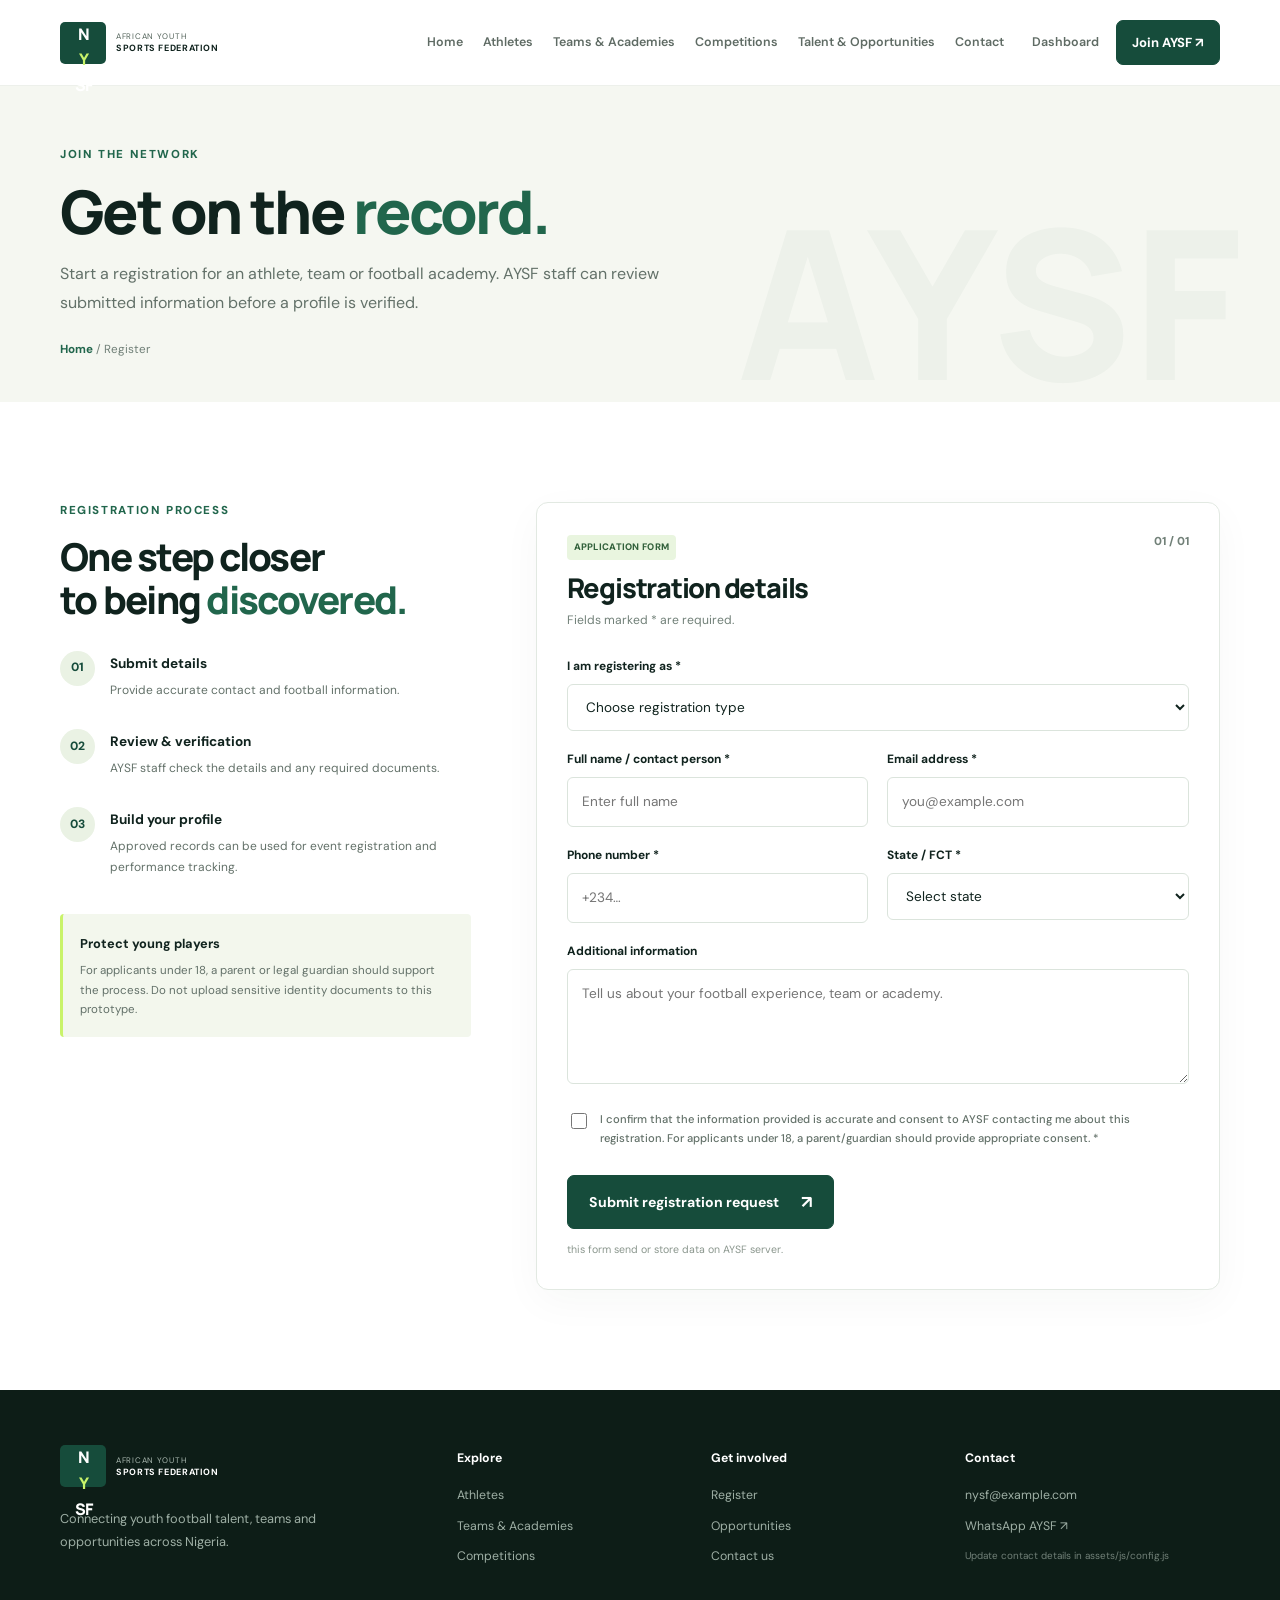
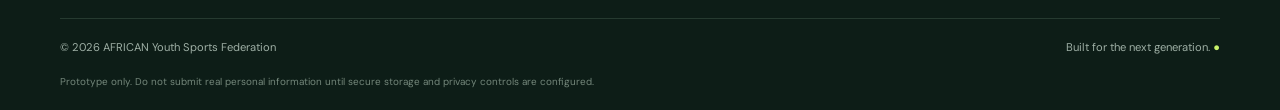
<file: register.html>
<!DOCTYPE html><html lang="en"><head><meta charset="UTF-8"><meta name="viewport" content="width=device-width, initial-scale=1.0"><title>Register | AYSF</title><link rel="stylesheet" href="styles.css"></head><body data-page="register">
<header class="site-header"><div class="container nav-wrap"><a class="brand" href="index.html"><span class="brand-mark">N<span>Y</span>SF</span><span class="brand-copy">AFRICAN YOUTH<br><b>SPORTS FEDERATION</b></span></a><button class="menu-toggle" aria-label="Open navigation" aria-expanded="false">☰</button><nav class="main-nav"><a href="index.html">Home</a><a href="athletes.html">Athletes</a><a href="teams.html">Teams & Academies</a><a href="competitions.html">Competitions</a><a href="talent.html">Talent & Opportunities</a><a href="contact.html">Contact</a></nav><div class="nav-actions"><a class="login-link" href="dashboard.html">Dashboard</a><a class="btn btn-small active-btn" href="register.html">Join AYSF ↗</a></div></div></header>
<main><section class="page-hero compact"><div class="container"><div class="eyebrow">JOIN THE NETWORK</div><h1>Get on the <em>record.</em></h1><p>Start a registration for an athlete, team or football academy. AYSF staff can review submitted information before a profile is verified.</p><div class="breadcrumb"><a href="index.html">Home</a> / Register</div></div></section><section class="section container registration-layout"><aside class="register-aside"><div class="eyebrow">REGISTRATION PROCESS</div><h2>One step closer<br>to being <em>discovered.</em></h2><div class="process-step"><span>01</span><div><strong>Submit details</strong><p>Provide accurate contact and football information.</p></div></div><div class="process-step"><span>02</span><div><strong>Review & verification</strong><p>AYSF staff check the details and any required documents.</p></div></div><div class="process-step"><span>03</span><div><strong>Build your profile</strong><p>Approved records can be used for event registration and performance tracking.</p></div></div><div class="notice-box"><strong>Protect young players</strong><p>For applicants under 18, a parent or legal guardian should support the process. Do not upload sensitive identity documents to this prototype.</p></div></aside><div class="form-panel"><div class="form-panel-heading"><div><span class="tag tag-green">APPLICATION FORM</span><h2>Registration details</h2><p class="muted">Fields marked * are required.</p></div><span class="form-step-count">01 / 01</span></div><form id="registrationForm" class="form-grid"><div class="field full"><label for="memberType">I am registering as *</label><select id="memberType" name="memberType" required><option value="">Choose registration type</option><option value="Athlete">Athlete</option><option value="Team">Football team</option><option value="Academy">Football academy</option><option value="Coach">Coach / Scout</option></select></div><div class="field"><label for="fullName">Full name / contact person *</label><input id="fullName" name="fullName" required placeholder="Enter full name"></div><div class="field"><label for="email">Email address *</label><input id="email" name="email" type="email" required placeholder="you@example.com"></div><div class="field"><label for="phone">Phone number *</label><input id="phone" name="phone" type="tel" required placeholder="+234…"></div><div class="field"><label for="state">State / FCT *</label><select id="state" name="state" required><option value="">Select state</option><option>Abia</option><option>Adamawa</option><option>Akwa Ibom</option><option>Anambra</option><option>Bauchi</option><option>Bayelsa</option><option>Benue</option><option>Borno</option><option>Cross River</option><option>Delta</option><option>Ebonyi</option><option>Edo</option><option>Ekiti</option><option>Enugu</option><option>Gombe</option><option>Imo</option><option>Jigawa</option><option>Kaduna</option><option>Kano</option><option>Katsina</option><option>Kebbi</option><option>Kogi</option><option>Kwara</option><option>Lagos</option><option>Nasarawa</option><option>Niger</option><option>Ogun</option><option>Ondo</option><option>Osun</option><option>Oyo</option><option>Plateau</option><option>Rivers</option><option>Sokoto</option><option>Taraba</option><option>Yobe</option><option>Zamfara</option><option>FCT Abuja</option></select></div><div class="field conditional athlete-fields"><label for="dob">Date of birth</label><input id="dob" name="dob" type="date"></div><div class="field conditional athlete-fields"><label for="position">Playing position</label><select id="position" name="position"><option value="">Select position</option><option>Goalkeeper</option><option>Defender</option><option>Midfielder</option><option>Forward</option></select></div><div class="field conditional team-fields hidden"><label for="teamName">Team / academy name</label><input id="teamName" name="teamName" placeholder="Official registered name"></div><div class="field conditional team-fields hidden"><label for="ageGroups">Age groups</label><input id="ageGroups" name="ageGroups" placeholder="e.g. U-13, U-15, U-17"></div><div class="field full"><label for="message">Additional information</label><textarea id="message" name="message" rows="4" placeholder="Tell us about your football experience, team or academy."></textarea></div><div class="field full checkbox-field"><input type="checkbox" id="consent" required><label for="consent">I confirm that the information provided is accurate and consent to AYSF contacting me about this registration. For applicants under 18, a parent/guardian should provide appropriate consent. *</label></div><div class="field full"><button class="btn" type="submit">Submit registration request <span>↗</span></button><p class="form-note">this form send or store data on AYSF server.</p><div id="registrationMessage" class="form-message hidden" role="status"></div></div></form></div></section></main>
<footer class="site-footer"><div class="container footer-main"><div><a class="brand brand-footer" href="index.html"><span class="brand-mark">N<span>Y</span>SF</span><span class="brand-copy">AFRICAN YOUTH<br><b>SPORTS FEDERATION</b></span></a><p>Connecting youth football talent, teams and opportunities across Nigeria.</p></div><div><h4>Explore</h4><a href="athletes.html">Athletes</a><a href="teams.html">Teams & Academies</a><a href="competitions.html">Competitions</a></div><div><h4>Get involved</h4><a href="register.html">Register</a><a href="talent.html">Opportunities</a><a href="contact.html">Contact us</a></div><div><h4>Contact</h4><a href="mailto:aysf@example.com" data-email-link>aysf@example.com</a><a href="#" data-whatsapp-link>WhatsApp AYSF ↗</a><small class="muted">Update contact details in assets/js/config.js</small></div></div><div class="container footer-bottom"><span>© <span data-year></span> AFRICAN Youth Sports Federation</span><span>Built for the next generation. <span class="lime-dot">●</span></span></div><p class="container disclaimer">Prototype only. Do not submit real personal information until secure storage and privacy controls are configured.</p></footer><script src="config.js"></script><script src="app.js"></script></body></html>
</file>
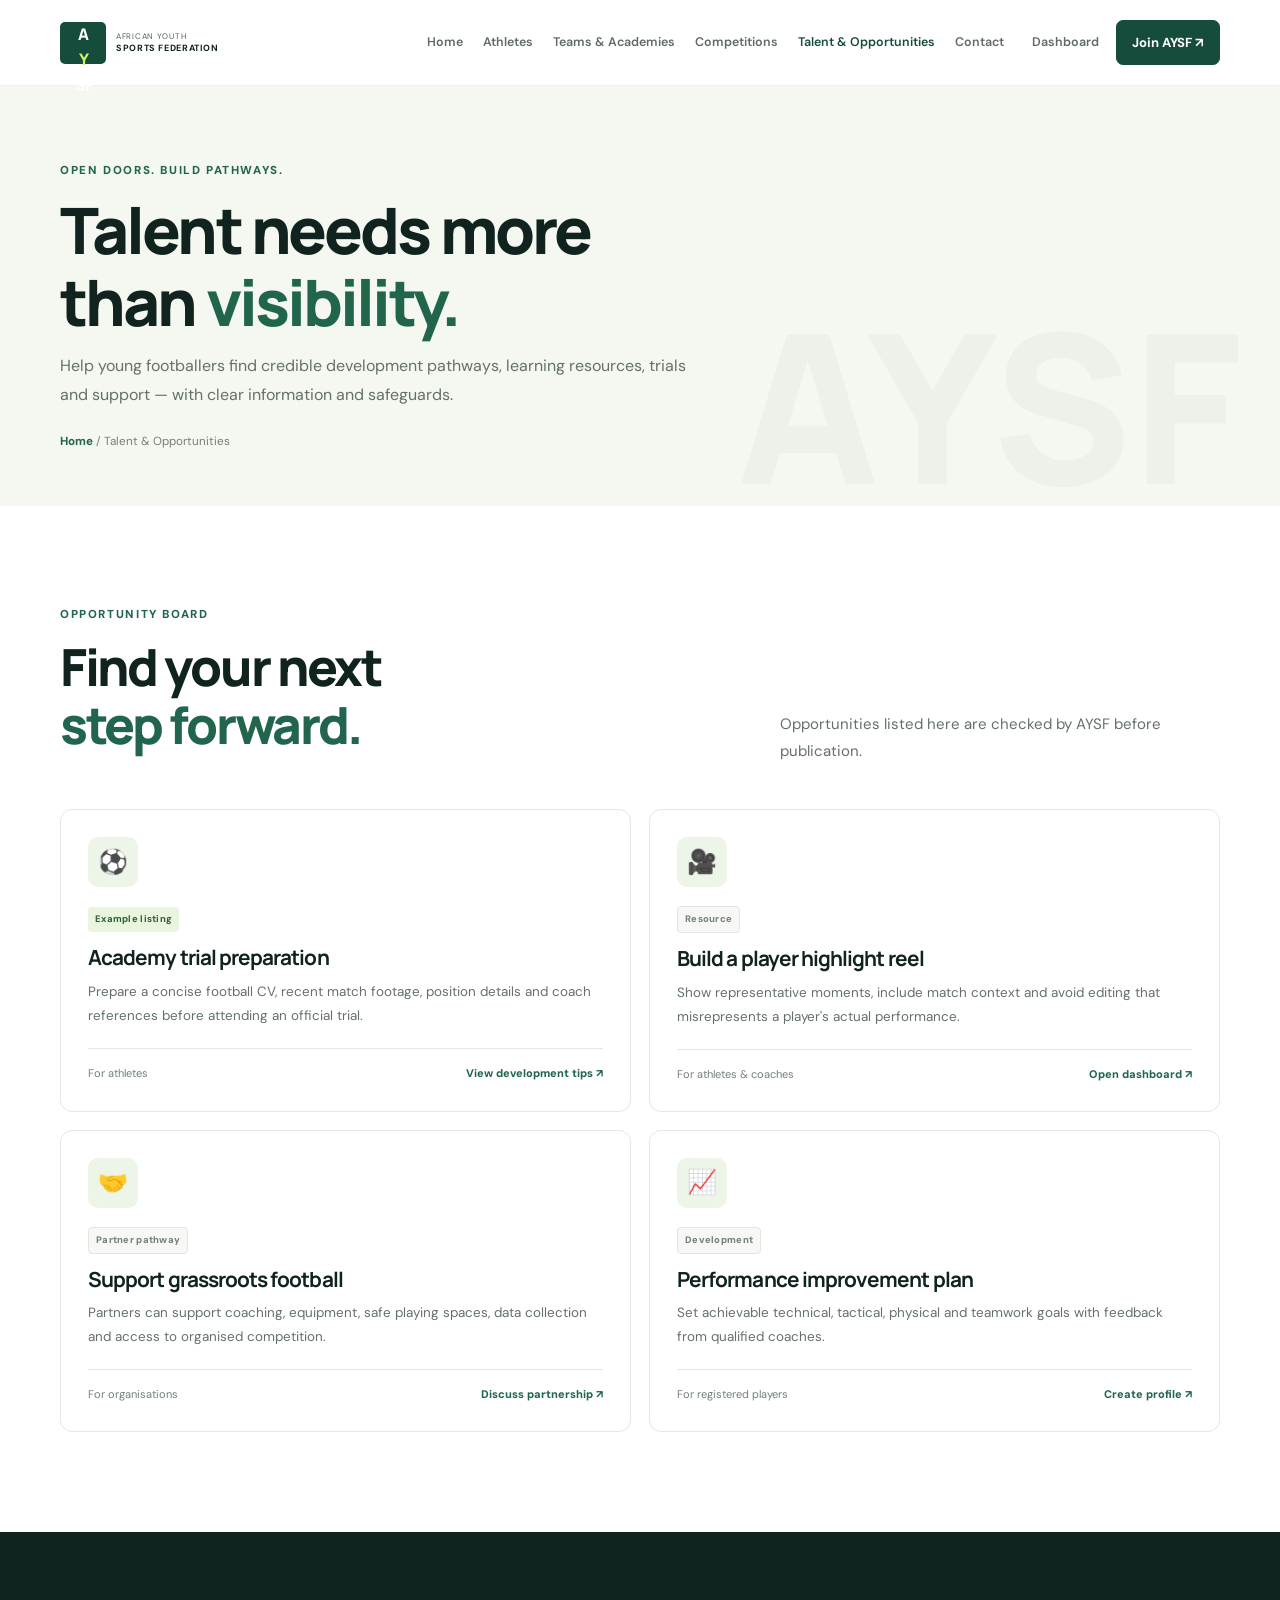
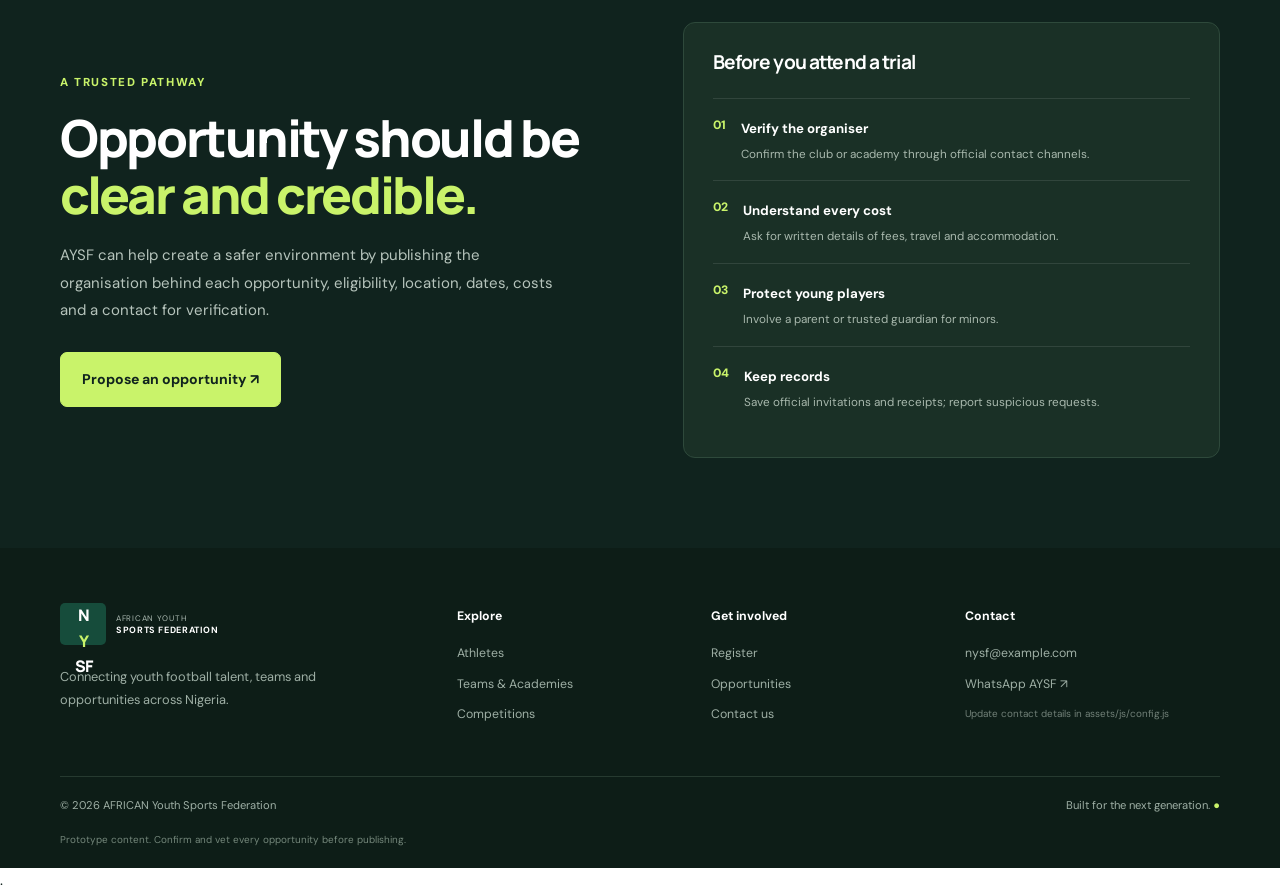
<file: talent.html>
<!DOCTYPE html><html lang="en"><head><meta charset="UTF-8"><meta name="viewport" content="width=device-width, initial-scale=1.0"><title>Talent & Opportunities | AYSF</title><link rel="stylesheet" href="styles.css"></head><body data-page="talent">
<header class="site-header"><div class="container nav-wrap"><a class="brand" href="index.html"><span class="brand-mark">A<span>Y</span>SF</span><span class="brand-copy">AFRICAN YOUTH<br><b>SPORTS FEDERATION</b></span></a><button class="menu-toggle" aria-label="Open navigation" aria-expanded="false">☰</button><nav class="main-nav"><a href="index.html">Home</a><a href="athletes.html">Athletes</a><a href="teams.html">Teams & Academies</a><a href="competitions.html">Competitions</a><a class="active" href="talent.html">Talent & Opportunities</a><a href="contact.html">Contact</a></nav><div class="nav-actions"><a class="login-link" href="dashboard.html">Dashboard</a><a class="btn btn-small" href="register.html">Join AYSF ↗</a></div></div></header>
<main><section class="page-hero"><div class="container"><div class="eyebrow">OPEN DOORS. BUILD PATHWAYS.</div><h1>Talent needs more<br>than <em>visibility.</em></h1><p>Help young footballers find credible development pathways, learning resources, trials and support — with clear information and safeguards.</p><div class="breadcrumb"><a href="index.html">Home</a> / Talent & Opportunities</div></div></section><section class="section container"><div class="section-heading"><div><div class="eyebrow">OPPORTUNITY BOARD</div><h2>Find your next<br><em>step forward.</em></h2></div><p>Opportunities listed here are checked by AYSF before publication.</p></div><div class="opportunity-grid">
<article class="opportunity-card"><div class="opportunity-icon">⚽</div><span class="tag tag-green">Example listing</span><h3>Academy trial preparation</h3><p>Prepare a concise football CV, recent match footage, position details and coach references before attending an official trial.</p><div class="opportunity-foot"><span>For athletes</span><a href="dashboard.html">View development tips ↗</a></div></article>
<article class="opportunity-card"><div class="opportunity-icon">🎥</div><span class="tag tag-outline">Resource</span><h3>Build a player highlight reel</h3><p>Show representative moments, include match context and avoid editing that misrepresents a player's actual performance.</p><div class="opportunity-foot"><span>For athletes & coaches</span><a href="dashboard.html">Open dashboard ↗</a></div></article>
<article class="opportunity-card"><div class="opportunity-icon">🤝</div><span class="tag tag-outline">Partner pathway</span><h3>Support grassroots football</h3><p>Partners can support coaching, equipment, safe playing spaces, data collection and access to organised competition.</p><div class="opportunity-foot"><span>For organisations</span><a href="contact.html">Discuss partnership ↗</a></div></article>
<article class="opportunity-card"><div class="opportunity-icon">📈</div><span class="tag tag-outline">Development</span><h3>Performance improvement plan</h3><p>Set achievable technical, tactical, physical and teamwork goals with feedback from qualified coaches.</p><div class="opportunity-foot"><span>For registered players</span><a href="register.html">Create profile ↗</a></div></article></div></section><section class="dark-section"><div class="container split-section"><div><div class="eyebrow light">A TRUSTED PATHWAY</div><h2>Opportunity should be<br><em>clear and credible.</em></h2><p>AYSF can help create a safer environment by publishing the organisation behind each opportunity, eligibility, location, dates, costs and a contact for verification.</p><a class="btn btn-lime" href="contact.html">Propose an opportunity ↗</a></div><div class="checklist-panel"><h3>Before you attend a trial</h3><div class="check-row"><span>01</span><div><strong>Verify the organiser</strong><p>Confirm the club or academy through official contact channels.</p></div></div><div class="check-row"><span>02</span><div><strong>Understand every cost</strong><p>Ask for written details of fees, travel and accommodation.</p></div></div><div class="check-row"><span>03</span><div><strong>Protect young players</strong><p>Involve a parent or trusted guardian for minors.</p></div></div><div class="check-row"><span>04</span><div><strong>Keep records</strong><p>Save official invitations and receipts; report suspicious requests.</p></div></div></div></div></section></main>
<footer class="site-footer"><div class="container footer-main"><div><a class="brand brand-footer" href="index.html"><span class="brand-mark">N<span>Y</span>SF</span><span class="brand-copy">AFRICAN YOUTH<br><b>SPORTS FEDERATION</b></span></a><p>Connecting youth football talent, teams and opportunities across Nigeria.</p></div><div><h4>Explore</h4><a href="athletes.html">Athletes</a><a href="teams.html">Teams & Academies</a><a href="competitions.html">Competitions</a></div><div><h4>Get involved</h4><a href="register.html">Register</a><a href="talent.html">Opportunities</a><a href="contact.html">Contact us</a></div><div><h4>Contact</h4><a href="mailto:aysf@example.com" data-email-link>aysf@example.com</a><a href="#" data-whatsapp-link>WhatsApp AYSF ↗</a><small class="muted">Update contact details in assets/js/config.js</small></div></div><div class="container footer-bottom"><span>© <span data-year></span> AFRICAN Youth Sports Federation</span><span>Built for the next generation. <span class="lime-dot">●</span></span></div><p class="container disclaimer">Prototype content. Confirm and vet every opportunity before publishing.</p></footer><script src="config.js"></script><script src="app.js"></script></body></html>.
</file>
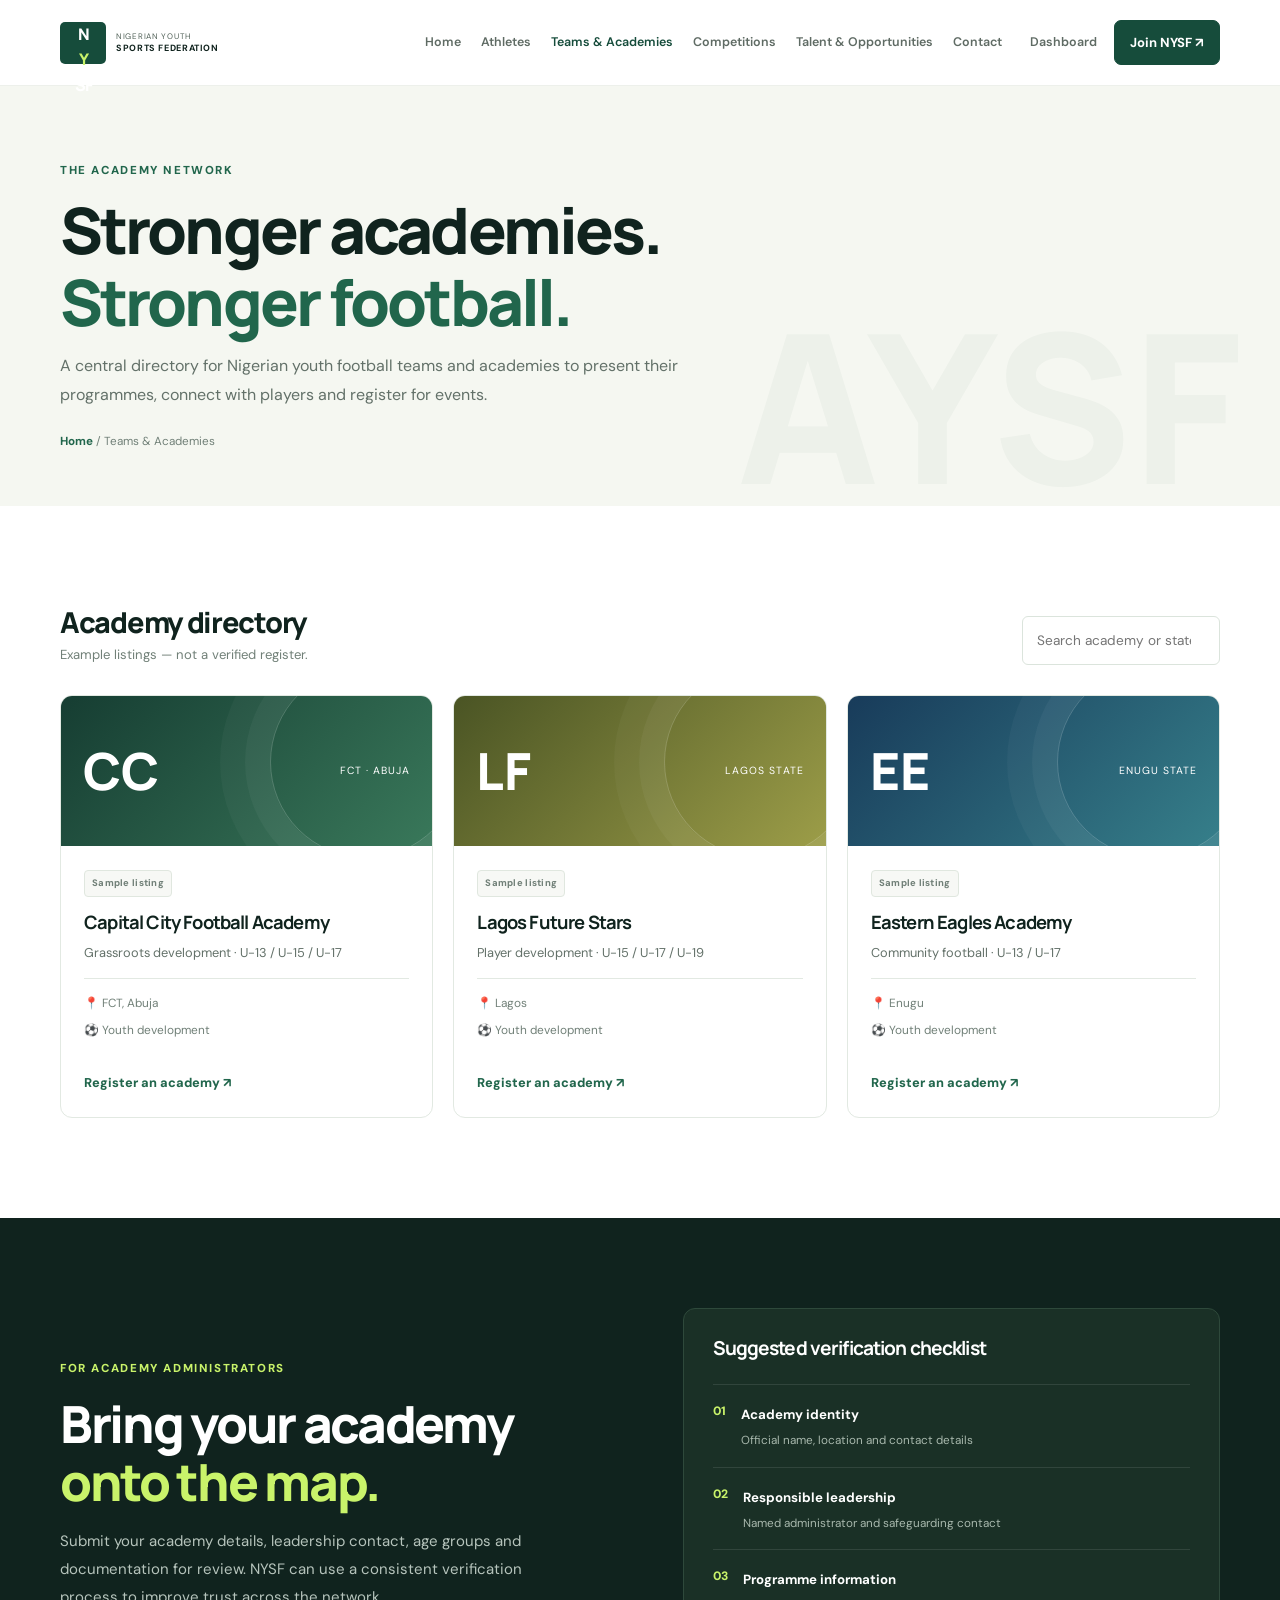
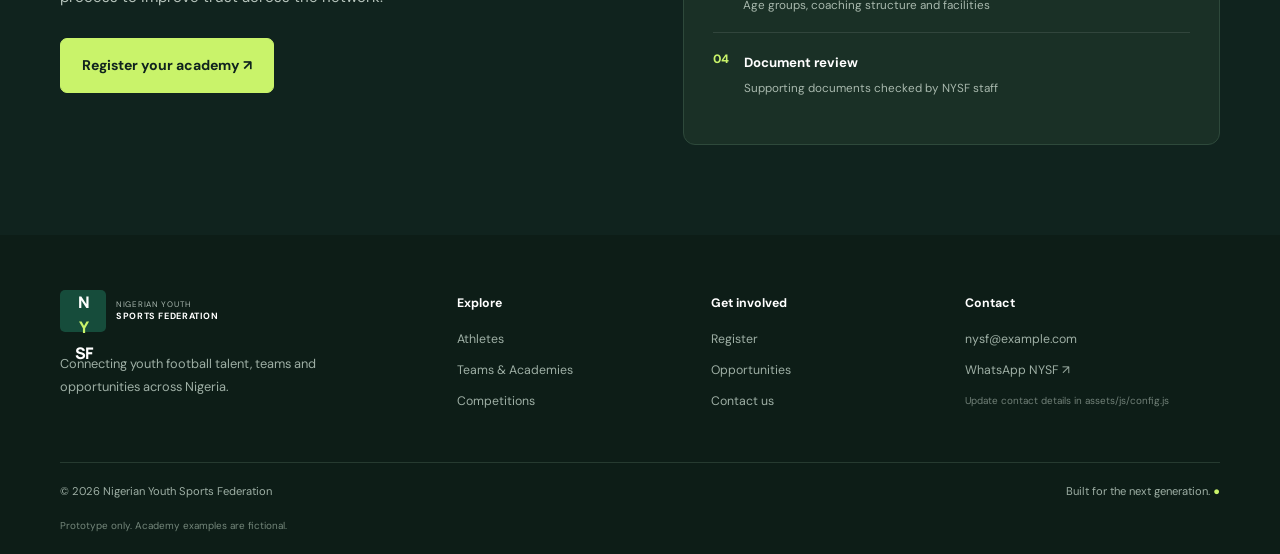
<file: teams.html>
<!DOCTYPE html><html lang="en"><head><meta charset="UTF-8"><meta name="viewport" content="width=device-width, initial-scale=1.0"><title>Teams & Academies | NYSF</title><link rel="stylesheet" href="styles.css"></head><body data-page="teams">
<header class="site-header"><div class="container nav-wrap"><a class="brand" href="index.html"><span class="brand-mark">N<span>Y</span>SF</span><span class="brand-copy">NIGERIAN YOUTH<br><b>SPORTS FEDERATION</b></span></a><button class="menu-toggle" aria-label="Open navigation" aria-expanded="false">☰</button><nav class="main-nav"><a href="index.html">Home</a><a href="athletes.html">Athletes</a><a class="active" href="teams.html">Teams & Academies</a><a href="competitions.html">Competitions</a><a href="talent.html">Talent & Opportunities</a><a href="contact.html">Contact</a></nav><div class="nav-actions"><a class="login-link" href="dashboard.html">Dashboard</a><a class="btn btn-small" href="register.html">Join NYSF ↗</a></div></div></header>
<main><section class="page-hero"><div class="container"><div class="eyebrow">THE ACADEMY NETWORK</div><h1>Stronger academies.<br><em>Stronger football.</em></h1><p>A central directory for Nigerian youth football teams and academies to present their programmes, connect with players and register for events.</p><div class="breadcrumb"><a href="index.html">Home</a> / Teams & Academies</div></div></section><section class="section container"><div class="toolbar"><div><h2>Academy directory</h2><p class="muted">Example listings — not a verified register.</p></div><div class="filter-controls"><input id="teamSearch" type="search" placeholder="Search academy or state…" aria-label="Search teams"></div></div><div class="team-grid" id="teamGrid">
<article class="team-card" data-name="Capital City Football Academy" data-state="FCT Abuja"><div class="team-banner banner-one"><span>CC</span><small>FCT · ABUJA</small></div><div class="team-body"><span class="tag tag-outline">Sample listing</span><h3>Capital City Football Academy</h3><p>Grassroots development · U-13 / U-15 / U-17</p><div class="team-meta"><span>📍 FCT, Abuja</span><span>⚽ Youth development</span></div><a class="text-link" href="register.html">Register an academy ↗</a></div></article>
<article class="team-card" data-name="Lagos Future Stars" data-state="Lagos"><div class="team-banner banner-two"><span>LF</span><small>LAGOS STATE</small></div><div class="team-body"><span class="tag tag-outline">Sample listing</span><h3>Lagos Future Stars</h3><p>Player development · U-15 / U-17 / U-19</p><div class="team-meta"><span>📍 Lagos</span><span>⚽ Youth development</span></div><a class="text-link" href="register.html">Register an academy ↗</a></div></article>
<article class="team-card" data-name="Eastern Eagles Academy" data-state="Enugu"><div class="team-banner banner-three"><span>EE</span><small>ENUGU STATE</small></div><div class="team-body"><span class="tag tag-outline">Sample listing</span><h3>Eastern Eagles Academy</h3><p>Community football · U-13 / U-17</p><div class="team-meta"><span>📍 Enugu</span><span>⚽ Youth development</span></div><a class="text-link" href="register.html">Register an academy ↗</a></div></article></div><div class="empty-state hidden" id="teamEmpty">No academies match your search.</div></section><section class="dark-section"><div class="container split-section"><div><div class="eyebrow light">FOR ACADEMY ADMINISTRATORS</div><h2>Bring your academy<br><em>onto the map.</em></h2><p>Submit your academy details, leadership contact, age groups and documentation for review. NYSF can use a consistent verification process to improve trust across the network.</p><a class="btn btn-lime" href="register.html?type=team">Register your academy ↗</a></div><div class="checklist-panel"><h3>Suggested verification checklist</h3><div class="check-row"><span>01</span><div><strong>Academy identity</strong><p>Official name, location and contact details</p></div></div><div class="check-row"><span>02</span><div><strong>Responsible leadership</strong><p>Named administrator and safeguarding contact</p></div></div><div class="check-row"><span>03</span><div><strong>Programme information</strong><p>Age groups, coaching structure and facilities</p></div></div><div class="check-row"><span>04</span><div><strong>Document review</strong><p>Supporting documents checked by NYSF staff</p></div></div></div></div></section></main>
<footer class="site-footer"><div class="container footer-main"><div><a class="brand brand-footer" href="index.html"><span class="brand-mark">N<span>Y</span>SF</span><span class="brand-copy">NIGERIAN YOUTH<br><b>SPORTS FEDERATION</b></span></a><p>Connecting youth football talent, teams and opportunities across Nigeria.</p></div><div><h4>Explore</h4><a href="athletes.html">Athletes</a><a href="teams.html">Teams & Academies</a><a href="competitions.html">Competitions</a></div><div><h4>Get involved</h4><a href="register.html">Register</a><a href="talent.html">Opportunities</a><a href="contact.html">Contact us</a></div><div><h4>Contact</h4><a href="mailto:nysf@example.com" data-email-link>nysf@example.com</a><a href="#" data-whatsapp-link>WhatsApp NYSF ↗</a><small class="muted">Update contact details in assets/js/config.js</small></div></div><div class="container footer-bottom"><span>© <span data-year></span> Nigerian Youth Sports Federation</span><span>Built for the next generation. <span class="lime-dot">●</span></span></div><p class="container disclaimer">Prototype only. Academy examples are fictional.</p></footer><script src="config.js"></script><script src="app.js"></script></body></html>
</file>
<file: styles.css>
@import url('https://fonts.googleapis.com/css2?family=DM+Sans:wght@400;500;600;700&family=Manrope:wght@400;500;600;700;800&display=swap');
:root{--ink:#10231e;--ink-2:#1c342c;--green:#164c3b;--green-2:#21664c;--lime:#c9f36a;--cream:#f5f7f1;--paper:#fff;--muted:#718078;--line:#e2e9e2;--shadow:0 20px 60px rgba(15,44,31,.08);--radius:18px}
*{
    box-sizing:border-box
}
html{
    scroll-behavior:smooth
}

body{
    margin:0;
    font-family:'DM Sans',sans-serif;
    color:var(--ink);
    background:#fff;
    line-height:1.6;
    font-size:15px
}

h1,h2,h3,h4,p{
    margin-top:0;
}
h1,h2,h3{
    font-family:Manrope,sans-serif;
    letter-spacing:-.045em;
    line-height:1.12
}
h1{
    font-size:clamp(2.8rem,6vw,5.4rem);font-weight:800;margin:18px 0 22px
}   
h2{
    font-size:clamp(2rem,4vw,3.45rem);
    font-weight:800;
    margin:14px 0 18px
}
h3{
    font-size:1.3rem;margin-bottom:10px
}
p{
    color:#637169
}
.container{
    width:min(1160px,calc(100% - 48px));
    margin-inline:auto;
}
a{
    color:inherit;text-decoration:none
}
.hidden{
    display:none!important;
}
.muted{
    color:var(--muted)!important;
}
.lime-dot{
    color:var(--lime);
}
em{
    font-style:normal;
    color:var(--green-2);
}
.eyebrow{
    font-size:.72rem;font-weight:800;
    letter-spacing:.14em;
    color:var(--green-2);
    text-transform:uppercase;
    display:flex;
    align-items:center;
    gap:10px;
}
.eyebrow.light{
    color:var(--lime)}.pulse{width:8px;height:8px;background:var(--lime);
    border-radius:50%;
    box-shadow:0 0 0 5px rgba(201,243,106,.15)}.btn{display:inline-flex;align-items:center;
    justify-content:center;
    gap:22px;
    padding:15px 21px;
    border:1px solid var(--green);
    border-radius:7px;
    background:var(--green);
    color:#fff;
    font-weight:700;font-size:.88rem;
    transition:.2s;cursor:pointer;
    font-family:inherit}.btn:hover{background:var(--green-2);transform:translateY(-2px)}.btn span{font-size:1.1rem}.btn-small{padding:11px 15px;
    font-size:.82rem;
    gap:12px}.btn-outline{background:transparent;color:var(--ink);border-color:#cad5cb}.btn-outline:hover{background:var(--cream);
    color:var(--ink)}.btn-lime{background:var(--lime);color:var(--ink);
    border-color:var(--lime)}.btn-lime:hover{background:#d9ff8d}.btn-card{width:100%;
    margin-top:18px;padding:12px;font-size:.82rem;
    justify-content:space-between;
    background:#f4f7f2;
    color:var(--ink);
    border-color:#e4eae3}.btn-card:hover{background:var(--green);color:white;
    }

.site-header{height:86px;
    border-bottom:1px solid #edf0eb;background:rgba(255,255,255,.95);position:relative;z-index:20}.nav-wrap{height:100%;display:flex;align-items:center;gap:28px}.brand{display:flex;align-items:center;gap:10px;flex-shrink:0}.brand-mark{display:grid;place-items:center;width:46px;height:42px;background:var(--green);color:white;border-radius:5px;font-family:Manrope,sans-serif;font-weight:800;font-size:16px;letter-spacing:-1px}.brand-mark span{color:var(--lime)}.brand-copy{font-size:8px;letter-spacing:.09em;line-height:1.5;color:#53635a}.brand-copy b{font-size:9px;color:var(--ink);letter-spacing:.07em}.main-nav{display:flex;align-items:center;gap:20px;margin-left:auto}.main-nav a,.login-link{font-size:.78rem;font-weight:600;color:#5f6b64;white-space:nowrap;transition:.2s}.main-nav a:hover,.main-nav a.active,.login-link:hover,.active-login{color:var(--green)}.nav-actions{display:flex;align-items:center;gap:17px}.menu-toggle{display:none;border:0;background:none;font-size:25px;color:var(--ink);cursor:pointer}
.hero{background:var(--cream);overflow:hidden;position:relative}.hero-grid{min-height:590px;display:grid;grid-template-columns:1.04fr .96fr;align-items:center;gap:38px;padding-top:58px;padding-bottom:58px}.hero-content{padding:10px 0 25px}.hero h1 em{color:var(--green-2)}.hero-lead{font-size:1.08rem;line-height:1.8;max-width:550px;margin-bottom:28px}.hero-buttons{display:flex;flex-wrap:wrap;gap:12px}.hero-proof{display:flex;align-items:center;gap:14px;margin-top:38px}.avatar-stack{display:flex}.avatar-stack span{width:32px;height:32px;border-radius:50%;display:grid;place-items:center;background:#e0ebd5;border:2px solid var(--cream);margin-left:-7px;font-size:13px}.avatar-stack span:first-child{margin-left:0}.hero-proof strong,.hero-proof small{display:block}.hero-proof strong{font-size:.82rem}.hero-proof small{font-size:.73rem;color:var(--muted);margin-top:3px}.hero-visual{height:470px;position:relative;padding:10px 20px 20px 0}.hero-image{height:100%;border-radius:10px;background:linear-gradient(130deg,rgba(13,41,31,.05),rgba(8,39,27,.3)),linear-gradient(150deg,#d6e1cf 0%,#95b19a 38%,#2b5b43 39%,#174331 100%);position:relative;overflow:visible}.hero-image:before{content:"";position:absolute;inset:0;background:repeating-linear-gradient(90deg,transparent 0 14%,rgba(255,255,255,.04) 14.2% 14.4%);clip-path:polygon(0 0,100% 0,100% 100%,0 100%)}.hero-image:after{content:"";position:absolute;left:11%;right:11%;top:13%;bottom:13%;border:1px solid rgba(255,255,255,.24);border-radius:2px}.image-shade{position:absolute;inset:0;background:linear-gradient(0deg,rgba(8,30,21,.7),transparent 55%);z-index:1}.hero-image-label{position:absolute;bottom:25px;left:27px;color:white;font-size:.68rem;font-weight:800;letter-spacing:.12em;z-index:2}.hero-image-label small{display:block;font-size:1.1rem;letter-spacing:0;margin-top:8px}.live-dot{display:inline-block;width:7px;height:7px;background:var(--lime);border-radius:50%;margin-right:7px}.floating-card{position:absolute;background:#fff;border-radius:10px;padding:17px 18px;box-shadow:var(--shadow);z-index:3}.score-card{top:47px;right:-10px;width:245px}.mini-label{font-size:.62rem;color:var(--muted);font-weight:800;letter-spacing:.1em}.player-mini{display:flex;align-items:center;gap:10px;margin:14px 0}.player-avatar{width:38px;height:38px;background:#eaf1e6;border-radius:50%;display:grid;place-items:center}.player-mini strong,.player-mini small{display:block}.player-mini strong{font-size:.8rem}.player-mini small{font-size:.68rem;color:var(--muted)}.rating{margin-left:auto;font-weight:800;color:var(--green);font-size:.9rem}.progress-line{height:6px;background:#e8eee7;border-radius:20px;overflow:hidden}.progress-line i{display:block;height:100%;background:var(--green-2);border-radius:20px}.score-card>.muted{display:block;font-size:.63rem;margin-top:8px}.stat-float{bottom:28px;left:-34px;display:flex;align-items:center;gap:12px}.stat-icon{width:37px;height:37px;border-radius:8px;background:#eaf3e4;display:grid;place-items:center;color:var(--green);font-size:1.3rem}.stat-float strong,.stat-float small{display:block}.stat-float strong{font-size:.78rem}.stat-float small{font-size:.66rem;color:var(--muted)}.hero-stamp{position:absolute;right:-17px;bottom:0;background:var(--lime);width:90px;height:90px;border-radius:50%;display:grid;place-content:center;text-align:center;font-size:.55rem;letter-spacing:.08em;line-height:1.5;transform:rotate(9deg);font-weight:600}.hero-stamp b{font-size:.7rem}
.stats-band{background:var(--green);color:#fff;padding:29px 0}.stats-grid{display:grid;grid-template-columns:repeat(4,1fr);gap:20px;position:relative}.stats-grid>div{border-right:1px solid rgba(255,255,255,.18);padding:4px 25px}.stats-grid>div:first-child{padding-left:0}.stats-grid>div:nth-child(4){border:0}.stats-grid strong{display:block;font-family:Manrope,sans-serif;font-size:2rem;letter-spacing:-.05em}.stats-grid span{display:block;color:#c8d8ce;font-size:.75rem;margin-top:3px}.stats-note{position:absolute;right:0;bottom:-31px;font-size:.63rem;color:#d7e4dc;margin:0}
.section{padding-top:100px;padding-bottom:100px}.section-heading{display:flex;justify-content:space-between;align-items:end;gap:45px;margin-bottom:38px}.section-heading>p{max-width:440px;margin:0 0 5px;line-height:1.85}.feature-grid{display:grid;grid-template-columns:repeat(4,1fr);gap:16px}.feature-card{position:relative;padding:26px 24px 25px;border:1px solid var(--line);border-radius:12px;min-height:275px;transition:.25s;background:#fff}.feature-card:hover{transform:translateY(-5px);box-shadow:var(--shadow);border-color:#c8d8c9}.feature-number{position:absolute;right:20px;top:22px;font-size:.7rem;font-weight:800;color:#a4b0a6}.feature-icon{width:47px;height:47px;display:grid;place-items:center;background:#edf4e8;border-radius:10px;font-size:1.3rem;color:var(--green);margin-bottom:24px}.feature-card h3{font-size:1.08rem}.feature-card p{font-size:.83rem;line-height:1.75}.card-arrow{display:block;margin-top:19px;font-size:.77rem;font-weight:800;color:var(--green-2)}.dark-section{background:var(--ink);color:white;padding:90px 0}.split-section{display:grid;grid-template-columns:1fr 1fr;gap:85px;align-items:center}.dark-section h2{margin-top:17px}.dark-section h2 em{color:var(--lime)}.dark-section p{color:#b6c4bc;line-height:1.85;max-width:510px;margin-bottom:27px}.dashboard-preview{background:#fff;color:var(--ink);border-radius:13px;padding:25px 28px;box-shadow:0 30px 70px rgba(0,0,0,.2)}.preview-top{display:flex;justify-content:space-between;align-items:center;font-size:.62rem;font-weight:800;letter-spacing:.1em;color:var(--muted)}.status-pill{padding:6px 8px;border-radius:4px;background:#f0f4ec;color:#6d796f;font-size:.55rem}.preview-player{display:flex;align-items:center;gap:13px;padding:24px 0;border-bottom:1px solid var(--line)}.big-avatar{width:58px;height:58px;display:grid;place-items:center;border-radius:50%;background:#e7f0df;font-size:1.7rem;flex-shrink:0}.preview-player h3{font-size:1rem;margin:0 0 4px}.preview-player p{font-size:.73rem;margin:0}.grade{margin-left:auto;font-family:Manrope;font-size:1.8rem;font-weight:800;color:var(--green)}.preview-metrics{display:grid;grid-template-columns:repeat(3,1fr);padding:20px 0}.preview-metrics>div{border-right:1px solid var(--line);padding-left:16px}.preview-metrics>div:first-child{padding-left:0}.preview-metrics>div:last-child{border:0}.preview-metrics small,.preview-metrics strong{display:block}.preview-metrics small{font-size:.67rem;color:var(--muted)}.preview-metrics strong{font-size:1.5rem;font-family:Manrope}.chart-label{display:flex;justify-content:space-between;font-size:.7rem;font-weight:700}.chart-label span:last-child{font-size:.63rem;color:var(--muted);font-weight:500}.chart-bars{height:88px;display:flex;align-items:end;gap:10px;padding:12px 0 0;border-bottom:1px solid var(--line)}.chart-bars i{flex:1;background:#b9d5a8;border-radius:4px 4px 0 0}.chart-bars i:last-child{background:var(--green)}.coach-note{display:flex;gap:10px;background:#f4f7f1;padding:13px;border-radius:8px;margin-top:18px}.coach-note>span{color:var(--green);font-size:1.2rem}.coach-note strong{font-size:.73rem}.coach-note p{color:var(--muted);font-size:.68rem;line-height:1.5;margin:4px 0 0}.cta-section{display:flex;align-items:center;justify-content:space-between;gap:40px}.cta-section h2{font-size:clamp(2rem,3.5vw,3rem)}.cta-section p{max-width:620px;line-height:1.8;margin-bottom:0}.cta-actions{display:flex;flex-direction:column;align-items:flex-start;gap:16px;flex-shrink:0}.text-link{font-size:.8rem;color:var(--green-2);font-weight:800}.text-link:hover{text-decoration:underline}
.site-footer{background:#0d1d17;color:#fff;padding:55px 0 20px}.footer-main{display:grid;grid-template-columns:1.7fr 1fr 1fr 1.25fr;gap:50px;padding-bottom:40px}.brand-footer .brand-copy{color:#a9b7af}.brand-footer .brand-copy b{color:#fff}.footer-main>div:first-child>p{max-width:265px;font-size:.8rem;line-height:1.8;color:#9eafa5;margin-top:20px}.footer-main h4{font-size:.77rem;margin:4px 0 17px;color:#fff}.footer-main>div:not(:first-child)>a{display:block;font-size:.77rem;color:#9eafa5;margin:11px 0}.footer-main a:hover{color:var(--lime)}.footer-main small{display:block;font-size:.62rem;margin-top:12px}.footer-bottom{display:flex;justify-content:space-between;border-top:1px solid #263a30;padding-top:20px;font-size:.7rem;color:#9eafa5}.disclaimer{font-size:.62rem;color:#74877b;margin:17px auto 0;line-height:1.6}
.page-hero{background:var(--cream);padding:76px 0 55px;position:relative;overflow:hidden}.page-hero:after{content:"AYSF";position:absolute;right:3%;bottom:-65px;font-family:Manrope;font-size:13rem;font-weight:800;color:rgba(22,76,59,.035);pointer-events:none}.page-hero h1{font-size:clamp(2.7rem,5vw,4.6rem);margin:14px 0}.page-hero p{max-width:650px;font-size:1rem;line-height:1.8;margin-bottom:20px}.page-hero.compact{padding:60px 0 43px}.page-hero.compact h1{font-size:clamp(2.5rem,4.7vw,4rem)}.breadcrumb{font-size:.73rem;color:var(--muted);margin-top:23px}.breadcrumb a{color:var(--green-2);font-weight:700}.toolbar{display:flex;align-items:end;justify-content:space-between;gap:24px;margin-bottom:30px}.toolbar h2{font-size:1.8rem;margin:0 0 6px}.toolbar p{font-size:.82rem;margin:0}.filter-controls{display:flex;gap:10px}.filter-controls input,.filter-controls select{min-width:180px}.filter-controls input,.filter-controls select,.field input,.field select,.field textarea{width:100%;font:inherit;font-size:.85rem;color:var(--ink);padding:13px 14px;border:1px solid #dbe4dc;border-radius:6px;background:#fff;outline:none;transition:.2s}.filter-controls input:focus,.filter-controls select:focus,.field input:focus,.field select:focus,.field textarea:focus{border-color:var(--green-2);box-shadow:0 0 0 3px rgba(33,102,76,.08)}.athlete-grid{display:grid;grid-template-columns:repeat(4,1fr);gap:17px}.athlete-card{border:1px solid var(--line);border-radius:12px;padding:21px;transition:.2s}.athlete-card:hover{box-shadow:var(--shadow);transform:translateY(-3px)}.athlete-top{display:flex;align-items:start;justify-content:space-between;margin-bottom:18px}.athlete-photo{width:64px;height:64px;border-radius:50%;display:grid;place-items:center;background:#dce9d5;color:var(--green);font-family:Manrope;font-weight:800;font-size:1.2rem}.photo-two{background:#f2e5d2;color:#7b4b27}.photo-three{background:#dce5ef;color:#244f75}.photo-four{background:#e9dff0;color:#644078}.tag{display:inline-flex;align-items:center;border-radius:4px;padding:5px 7px;font-size:.59rem;font-weight:800;letter-spacing:.03em}.tag-green{background:#e9f5df;color:#32613b}.tag-outline{background:#f7f8f5;border:1px solid #e0e7df;color:#718078}.athlete-card h3{font-size:1.06rem;margin-bottom:5px}.athlete-card>p{font-size:.75rem;margin-bottom:17px}.mini-stats{display:grid;grid-template-columns:repeat(3,1fr);padding:15px 0 0;border-top:1px solid var(--line)}.mini-stats>div{border-right:1px solid var(--line);padding-left:9px}.mini-stats>div:first-child{padding-left:0}.mini-stats>div:last-child{border:0}.mini-stats strong,.mini-stats small{display:block}.mini-stats strong{font-size:1.15rem;font-family:Manrope}.mini-stats small{font-size:.6rem;color:var(--muted)}.footnote{font-size:.68rem;color:#8b978e;line-height:1.7;margin-top:25px}.empty-state{background:var(--cream);border-radius:8px;padding:25px;text-align:center;color:var(--muted);margin-top:15px}.modal-backdrop{position:fixed;inset:0;background:rgba(7,24,17,.65);z-index:100;display:grid;place-items:center;padding:20px}.modal{position:relative;width:min(560px,100%);background:#fff;border-radius:14px;padding:35px;max-height:90vh;overflow:auto}.modal-close{position:absolute;right:20px;top:16px;border:0;background:none;font-size:28px;cursor:pointer;color:var(--muted)}.modal h2{font-size:2rem}.modal-stats{display:grid;grid-template-columns:repeat(3,1fr);gap:8px;margin:25px 0}.modal-stats>div{padding:13px;background:var(--cream);border-radius:8px}.modal-stats small,.modal-stats strong{display:block}.modal-stats small{font-size:.65rem;color:var(--muted)}.modal-stats strong{font-size:.95rem;margin-top:6px}.modal li{color:#637169;margin:8px 0;font-size:.85rem}.modal-open{overflow:hidden}
.team-grid{display:grid;grid-template-columns:repeat(3,1fr);gap:20px}.team-card{border:1px solid var(--line);border-radius:12px;overflow:hidden}.team-banner{height:150px;display:flex;align-items:center;justify-content:space-between;padding:22px;color:white;position:relative;overflow:hidden}.team-banner:after{content:"";position:absolute;width:190px;height:190px;border:1px solid rgba(255,255,255,.2);border-radius:50%;right:-30px;top:-30px;box-shadow:0 0 0 25px rgba(255,255,255,.04),0 0 0 50px rgba(255,255,255,.03)}.team-banner>span{font-family:Manrope;font-size:3.2rem;font-weight:800;z-index:1}.team-banner small{z-index:1;font-size:.65rem;letter-spacing:.1em}.banner-one{background:linear-gradient(135deg,#163d32,#39785a)}.banner-two{background:linear-gradient(135deg,#4a5424,#9c9d48)}.banner-three{background:linear-gradient(135deg,#183b5a,#367f8a)}.team-body{padding:23px}.team-body h3{margin-top:15px;font-size:1.15rem}.team-body>p{font-size:.8rem}.team-meta{display:flex;flex-direction:column;gap:8px;border-top:1px solid var(--line);padding:15px 0;margin:15px 0;font-size:.74rem;color:var(--muted)}.checklist-panel{background:#1a3026;border:1px solid #2e493b;border-radius:12px;padding:29px}.checklist-panel h3{font-size:1.2rem;margin-bottom:24px}.check-row{display:flex;gap:15px;padding:17px 0;border-top:1px solid rgba(255,255,255,.1)}.check-row>span{color:var(--lime);font-size:.76rem;font-weight:800}.check-row strong{font-size:.83rem}.check-row p{font-size:.73rem;margin:5px 0 0;color:#a8b8ad;line-height:1.6}.competition-list{display:flex;flex-direction:column;gap:15px}.competition-card{display:grid;grid-template-columns:90px 1fr 170px;align-items:center;gap:25px;padding:23px;border:1px solid var(--line);border-radius:12px;transition:.2s}.competition-card:hover{border-color:#c4d6c6;box-shadow:var(--shadow)}.date-block{height:100px;border-radius:8px;background:var(--green);color:white;display:flex;flex-direction:column;align-items:center;justify-content:center}.date-block span{font-family:Manrope;font-size:2rem;font-weight:800;line-height:1}.date-block small{font-size:.65rem;font-weight:800;letter-spacing:.1em;color:var(--lime);margin:4px}.date-block b{font-size:.65rem}.date-muted{background:#eaf0e6;color:var(--green)}.competition-info h3{margin:12px 0 7px}.competition-info>p{font-size:.8rem;margin-bottom:12px}.event-meta{display:flex;flex-wrap:wrap;gap:15px;font-size:.68rem;color:var(--muted)}.competition-action{display:flex;flex-direction:column;gap:12px;align-items:flex-start}.competition-action>.muted{font-size:.7rem}.opportunity-grid{display:grid;grid-template-columns:repeat(2,1fr);gap:18px}.opportunity-card{padding:27px;border:1px solid var(--line);border-radius:12px}.opportunity-icon{font-size:1.5rem;width:50px;height:50px;border-radius:10px;background:#edf4e8;display:grid;place-items:center;margin-bottom:18px}.opportunity-card h3{margin-top:14px}.opportunity-card p{font-size:.84rem;line-height:1.8}.opportunity-foot{display:flex;justify-content:space-between;gap:12px;align-items:center;border-top:1px solid var(--line);padding-top:16px;margin-top:20px;font-size:.69rem;color:var(--muted)}.opportunity-foot a{color:var(--green-2);font-weight:800}
.registration-layout{display:grid;grid-template-columns:.75fr 1.25fr;gap:65px;align-items:start}.register-aside{position:sticky;top:25px}.register-aside h2{font-size:2.4rem;margin-bottom:30px}.process-step{display:flex;gap:15px;margin:24px 0}.process-step>span{width:35px;height:35px;display:grid;place-items:center;border-radius:50%;background:#eaf2e4;color:var(--green);font-size:.75rem;font-weight:800;flex-shrink:0}.process-step strong{font-size:.85rem}.process-step p{font-size:.75rem;margin:5px 0;line-height:1.7}.notice-box{padding:17px;background:#f3f7ed;border-left:3px solid var(--lime);border-radius:4px;margin-top:32px}.notice-box strong{font-size:.8rem}.notice-box p{font-size:.72rem;line-height:1.7;margin:6px 0 0}.form-panel{border:1px solid var(--line);border-radius:12px;padding:30px;background:#fff;box-shadow:0 12px 40px rgba(20,55,35,.035)}.form-panel-heading{display:flex;justify-content:space-between;align-items:start;margin-bottom:27px}.form-panel-heading h2{font-size:1.7rem;margin:13px 0 7px}.form-panel-heading p{font-size:.76rem;margin:0}.form-step-count{font-size:.72rem;color:var(--muted);font-weight:800}.form-grid{display:grid;grid-template-columns:repeat(2,1fr);gap:19px}.field{min-width:0}.field.full{grid-column:1/-1}.field label{display:block;font-size:.75rem;font-weight:700;margin-bottom:8px}.field textarea{resize:vertical}.checkbox-field{display:flex;align-items:flex-start;gap:10px}.checkbox-field input{width:16px;height:16px;flex-shrink:0;margin-top:3px;accent-color:var(--green)}.checkbox-field label{font-size:.7rem;line-height:1.7;color:#637169;font-weight:500}.form-note{font-size:.66rem;line-height:1.7;margin:12px 0 0;color:#8a968d}.form-message{background:#edf6e8;border:1px solid #cfe3c7;padding:16px;border-radius:7px;margin-top:15px;color:#244c2f;font-size:.8rem}.form-message p{margin:6px 0 0;color:#426449}.contact-layout{display:grid;grid-template-columns:.8fr 1.2fr;gap:65px;align-items:start}.contact-intro h2{font-size:2.7rem}.contact-intro>p{line-height:1.85;font-size:.9rem}.contact-method{display:flex;gap:15px;align-items:center;padding:19px 0;border-bottom:1px solid var(--line)}.contact-method-icon{width:44px;height:44px;border-radius:9px;background:#edf4e8;display:grid;place-items:center;color:var(--green);font-size:1.2rem;flex-shrink:0}.contact-method small,.contact-method strong{display:block}.contact-method small{font-size:.62rem;letter-spacing:.1em;color:var(--muted);font-weight:800}.contact-method strong{font-size:.85rem;margin:4px 0}.contact-method p{font-size:.7rem;margin:0}.contact-method a{display:inline-block;color:var(--green-2);font-size:.73rem;font-weight:800;margin-top:5px}
.dashboard-page{padding-top:55px}.dashboard-welcome{display:flex;justify-content:space-between;align-items:center;gap:25px;margin-bottom:28px}.player-profile-head{display:flex;align-items:center;gap:16px}.player-profile-head h2{font-size:1.7rem;margin:9px 0 5px}.player-profile-head p{font-size:.77rem;margin:0}.dashboard-actions{display:flex;gap:10px}.dashboard-actions .btn{font-size:.76rem;padding:12px 15px;gap:10px}.metric-grid{display:grid;grid-template-columns:repeat(4,1fr);gap:14px;margin-bottom:18px}.metric-card{padding:22px;border:1px solid var(--line);border-radius:10px}.metric-card>span{display:block;font-size:.72rem;color:var(--muted)}.metric-card>strong{display:block;font-family:Manrope;font-size:2.2rem;letter-spacing:-.06em;margin:10px 0 2px}.metric-card>strong span{font-size:1rem;color:var(--muted)}.metric-card>small{font-size:.66rem;color:#87948a}.dashboard-columns{display:grid;grid-template-columns:1.15fr .85fr;gap:18px;margin-bottom:18px}.dashboard-columns.lower{grid-template-columns:1.15fr .85fr}.panel{padding:25px;border:1px solid var(--line);border-radius:11px;min-width:0}.panel-heading{display:flex;justify-content:space-between;align-items:center;gap:15px;margin-bottom:22px}.panel-heading h3{font-size:1.18rem;margin:7px 0 0}.panel-heading .eyebrow{font-size:.62rem}.small-icon{width:36px;height:36px;margin:0}.performance-chart{display:flex;height:190px}.y-axis{display:flex;flex-direction:column;justify-content:space-between;font-size:.6rem;color:#89968d;padding:0 13px 25px 0}.chart-area{position:relative;flex:1}.chart-gridlines{position:absolute;inset:0 0 25px;display:flex;flex-direction:column;justify-content:space-between}.chart-gridlines i{border-top:1px dashed #e0e8e0}.line-chart{position:absolute;inset:0 0 25px;color:var(--green-2)}.line-chart svg{width:100%;height:100%;overflow:visible}.chart-months{position:absolute;bottom:0;left:0;right:0;display:flex;justify-content:space-between;font-size:.6rem;color:#89968d}.goal-item{padding:14px 0;border-top:1px solid var(--line)}.goal-head{display:flex;justify-content:space-between;gap:10px;font-size:.76rem}.goal-head span{color:var(--green-2);font-weight:800}.goal-item .progress-line{margin:10px 0}.goal-item p{font-size:.7rem;line-height:1.6;margin:0}.table-wrap{overflow-x:auto}table{border-collapse:collapse;width:100%;font-size:.73rem;white-space:nowrap}th{text-align:left;color:#8a968d;font-size:.62rem;text-transform:uppercase;letter-spacing:.05em;font-weight:800}td,th{padding:13px 12px;border-bottom:1px solid var(--line)}td:first-child,th:first-child{padding-left:0}td b{color:var(--green-2)}.verification-row{display:flex;align-items:center;gap:11px;padding:14px 0;border-top:1px solid var(--line)}.verification-icon{width:28px;height:28px;border-radius:50%;background:#e8f3df;color:var(--green-2);display:grid;place-items:center;font-weight:800;flex-shrink:0}.verification-icon.pending{background:#f5f1e7;color:#b08b38}.verification-row>div{flex:1}.verification-row strong{font-size:.74rem}.verification-row p{font-size:.66rem;margin:4px 0 0}.verification-row .tag{font-size:.56rem}
@media(max-width:1100px){.nav-wrap{gap:17px}.main-nav{gap:13px}.main-nav a{font-size:.7rem}.nav-actions{gap:10px}.brand-copy{display:none}.brand-mark{width:43px}.hero-grid{gap:22px}.hero-visual{height:420px}.feature-grid{grid-template-columns:repeat(2,1fr)}.athlete-grid{grid-template-columns:repeat(2,1fr)}.stats-note{position:static;grid-column:1/-1;margin:0}.stats-grid{row-gap:12px}.registration-layout,.contact-layout{gap:35px}}
@media(max-width:820px){.site-header{height:72px}.container{width:min(100% - 34px,650px)}.nav-wrap{justify-content:space-between}.brand-copy{display:block}.menu-toggle{display:block;margin-left:auto;order:3}.nav-actions{order:2}.nav-actions .login-link{display:none}.main-nav{display:none;position:absolute;top:71px;left:0;right:0;background:#fff;padding:16px 24px 22px;box-shadow:0 20px 30px rgba(0,0,0,.08);margin:0;align-items:stretch;flex-direction:column;gap:0;border-top:1px solid var(--line)}.main-nav.nav-open{display:flex}.main-nav a{font-size:.9rem;padding:12px 0;border-bottom:1px solid #f0f2ef}.nav-actions .btn{padding:10px 12px}.hero-grid{grid-template-columns:1fr;padding-top:55px;padding-bottom:45px}.hero h1{font-size:clamp(2.7rem,9vw,4.4rem)}.hero-visual{height:390px;margin:10px 18px 0 30px}.score-card{right:-17px;top:24px}.stat-float{left:-20px}.hero-stamp{right:-28px}.stats-grid{grid-template-columns:repeat(2,1fr)}.stats-grid>div{padding:8px 14px;border-right:0;border-bottom:1px solid rgba(255,255,255,.15)}.stats-grid>div:first-child{padding-left:14px}.stats-grid strong{font-size:1.7rem}.section{padding-top:70px;padding-bottom:70px}.section-heading{align-items:start;flex-direction:column;gap:12px}.split-section{grid-template-columns:1fr;gap:38px}.dark-section{padding:65px 0}.dashboard-preview{max-width:570px}.cta-section{align-items:flex-start;flex-direction:column}.cta-actions{flex-direction:row;align-items:center;flex-wrap:wrap}.footer-main{grid-template-columns:repeat(2,1fr);gap:30px}.team-grid{grid-template-columns:repeat(2,1fr)}.competition-card{grid-template-columns:75px 1fr;gap:17px}.competition-action{grid-column:2;flex-direction:row;align-items:center}.registration-layout,.contact-layout{grid-template-columns:1fr}.register-aside{position:static}.register-aside h2{font-size:2rem}.process-step{display:inline-flex;width:31%;vertical-align:top;margin:16px 1% 16px 0}.notice-box{margin-top:15px}.dashboard-welcome{align-items:flex-start;flex-direction:column}.dashboard-columns,.dashboard-columns.lower{grid-template-columns:1fr}.metric-grid{grid-template-columns:repeat(2,1fr)}}
@media(max-width:520px){.container{width:calc(100% - 32px)}.brand-mark{width:39px;height:38px;font-size:14px}.brand-copy{font-size:7px}.brand-copy b{font-size:8px}.nav-wrap{gap:8px}.nav-actions .btn{font-size:.7rem;padding:9px 10px}.hero-grid{padding-top:43px}.hero-lead{font-size:.94rem}.hero-buttons{align-items:stretch;flex-direction:column}.hero-buttons .btn{width:100%}.hero-visual{height:300px;margin-left:8px;margin-right:8px}.score-card{width:205px;padding:13px;right:-10px}.stat-float{left:-10px;bottom:15px;padding:12px}.hero-stamp{width:68px;height:68px;font-size:.45rem;right:-18px}.hero-stamp b{font-size:.55rem}.stats-grid strong{font-size:1.5rem}.stats-grid span{font-size:.68rem}.feature-grid,.athlete-grid,.team-grid,.opportunity-grid{grid-template-columns:1fr}.feature-card{min-height:auto}.section-heading h2{font-size:2.25rem}.footer-main{grid-template-columns:1fr 1fr;gap:25px 18px}.footer-main>div:first-child{grid-column:1/-1}.footer-bottom{gap:10px;flex-direction:column}.page-hero{padding:55px 0 38px}.page-hero h1{font-size:2.8rem}.page-hero p{font-size:.9rem}.toolbar{align-items:stretch;flex-direction:column}.filter-controls{flex-direction:column}.filter-controls input,.filter-controls select{min-width:0}.competition-card{padding:15px;grid-template-columns:58px 1fr;gap:12px}.date-block{height:80px}.date-block span{font-size:1.6rem}.competition-info h3{font-size:1rem}.competition-info>p{font-size:.72rem}.event-meta{gap:7px;flex-direction:column}.competition-action{grid-column:1/-1;margin-left:70px;flex-wrap:wrap}.competition-action .btn{padding:9px 11px}.form-panel{padding:21px 17px}.form-grid{grid-template-columns:1fr;gap:15px}.field.full{grid-column:auto}.form-panel-heading h2{font-size:1.4rem}.process-step{width:100%;margin:12px 0}.contact-intro h2{font-size:2.3rem}.metric-grid{gap:9px}.metric-card{padding:16px}.metric-card>strong{font-size:1.8rem}.dashboard-actions{flex-direction:column;width:100%}.dashboard-actions .btn{width:100%}.player-profile-head{align-items:flex-start}.player-profile-head .big-avatar{width:48px;height:48px;font-size:1.3rem}.player-profile-head h2{font-size:1.3rem}.panel{padding:18px 14px}.modal{padding:27px 20px}.modal-stats{grid-template-columns:1fr}.cta-section h2{font-size:2.2rem}}
</file>
